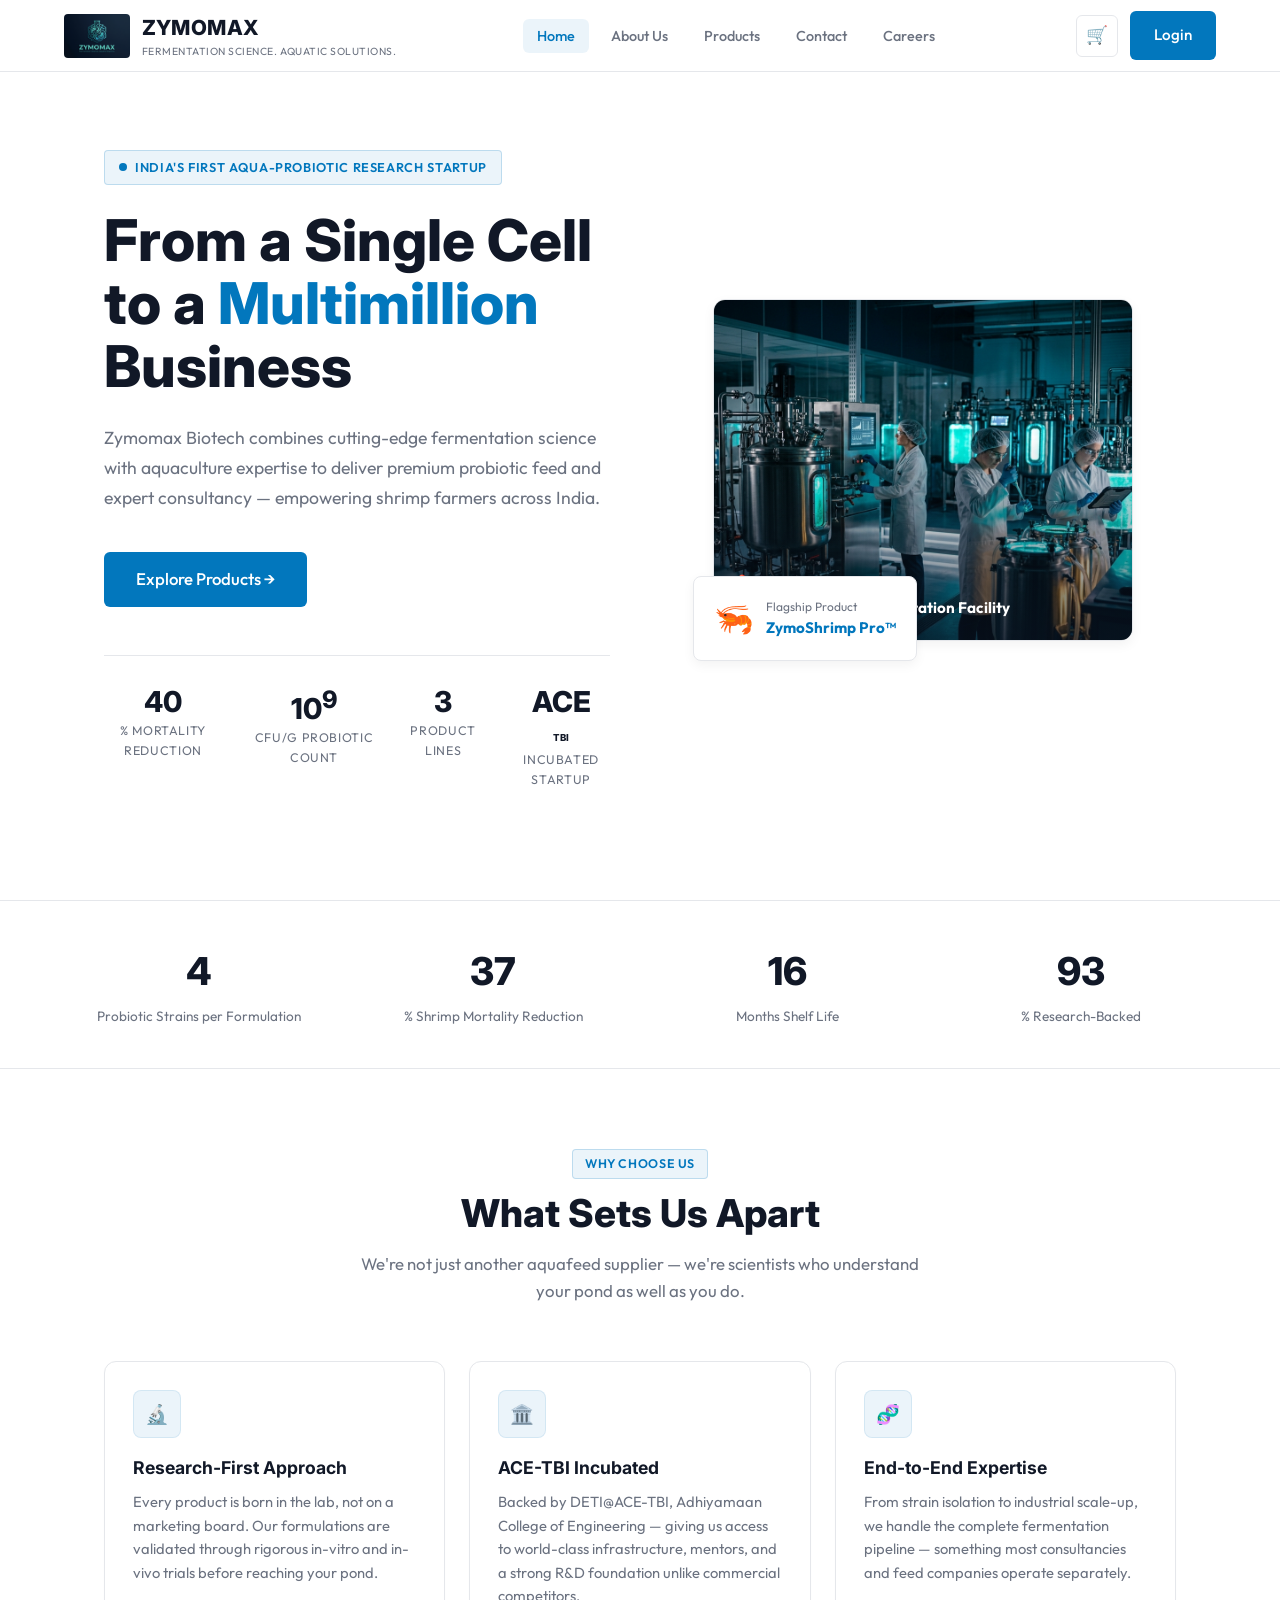
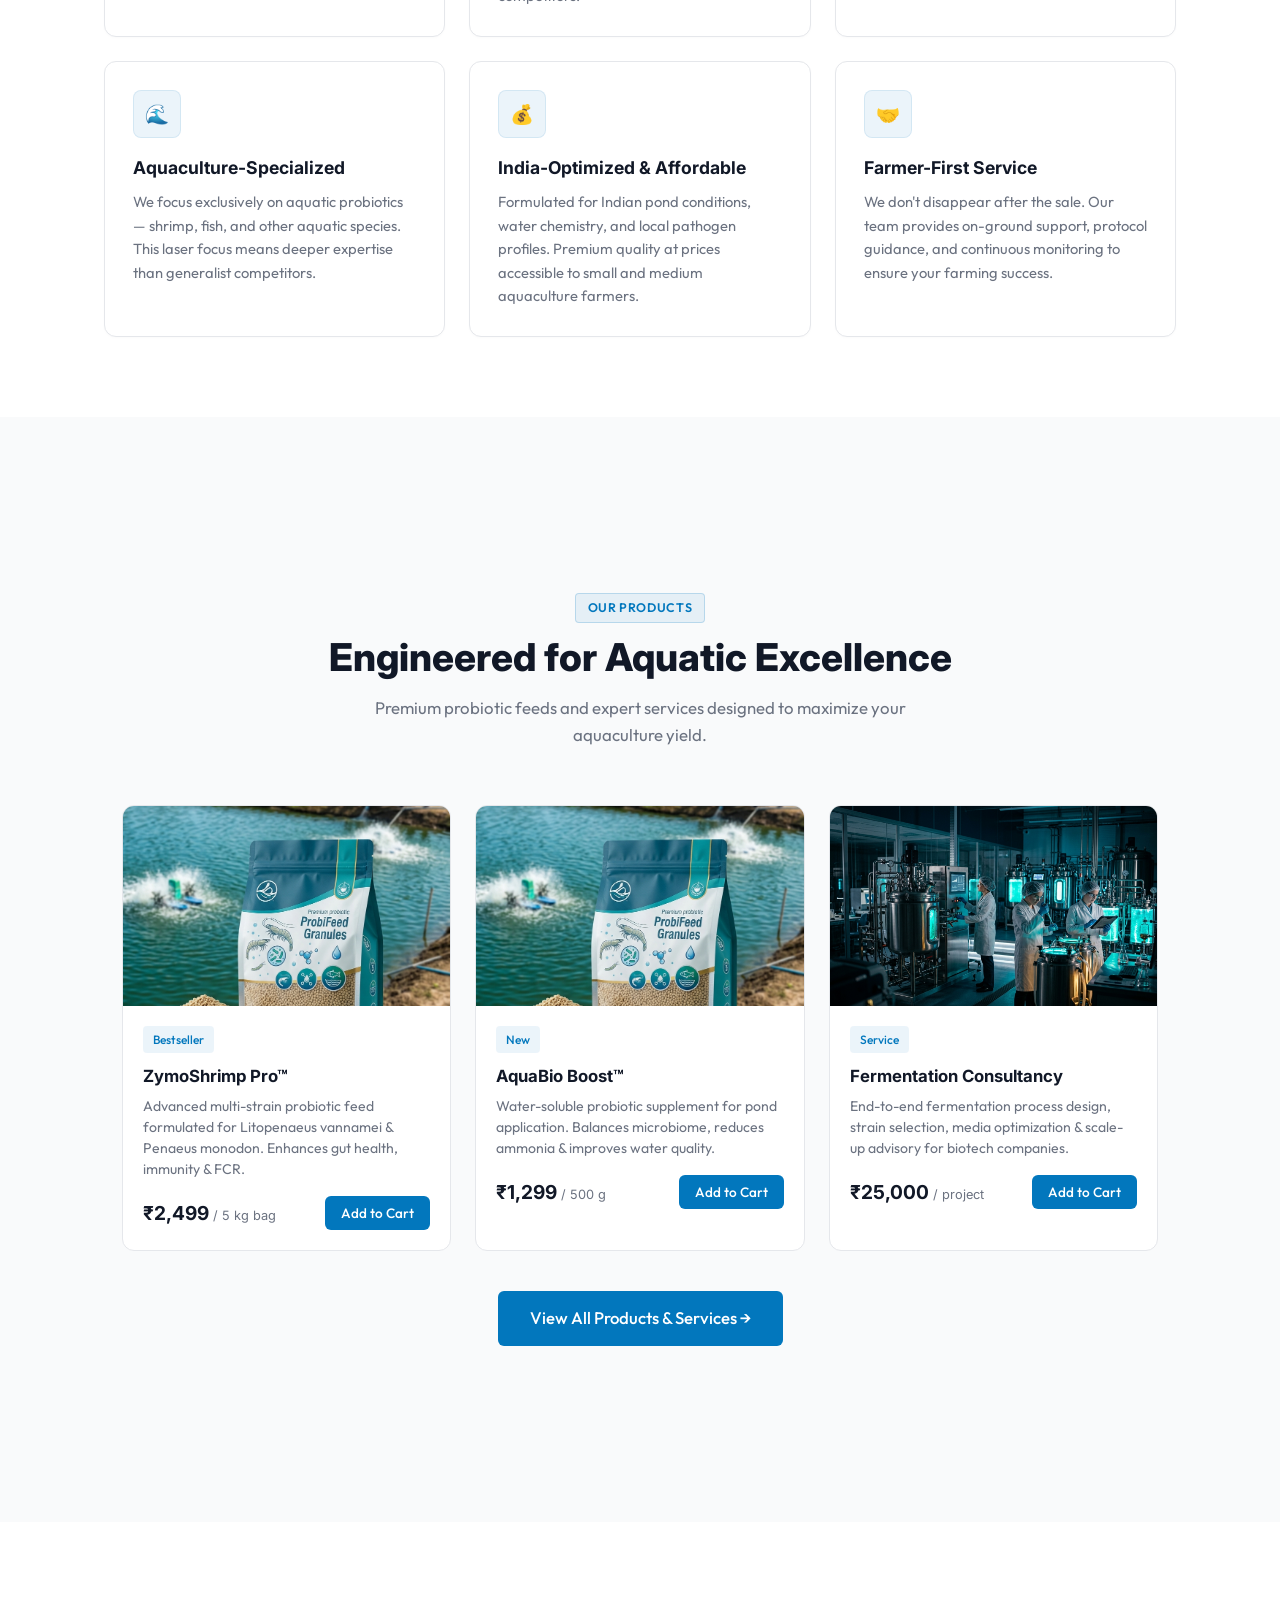
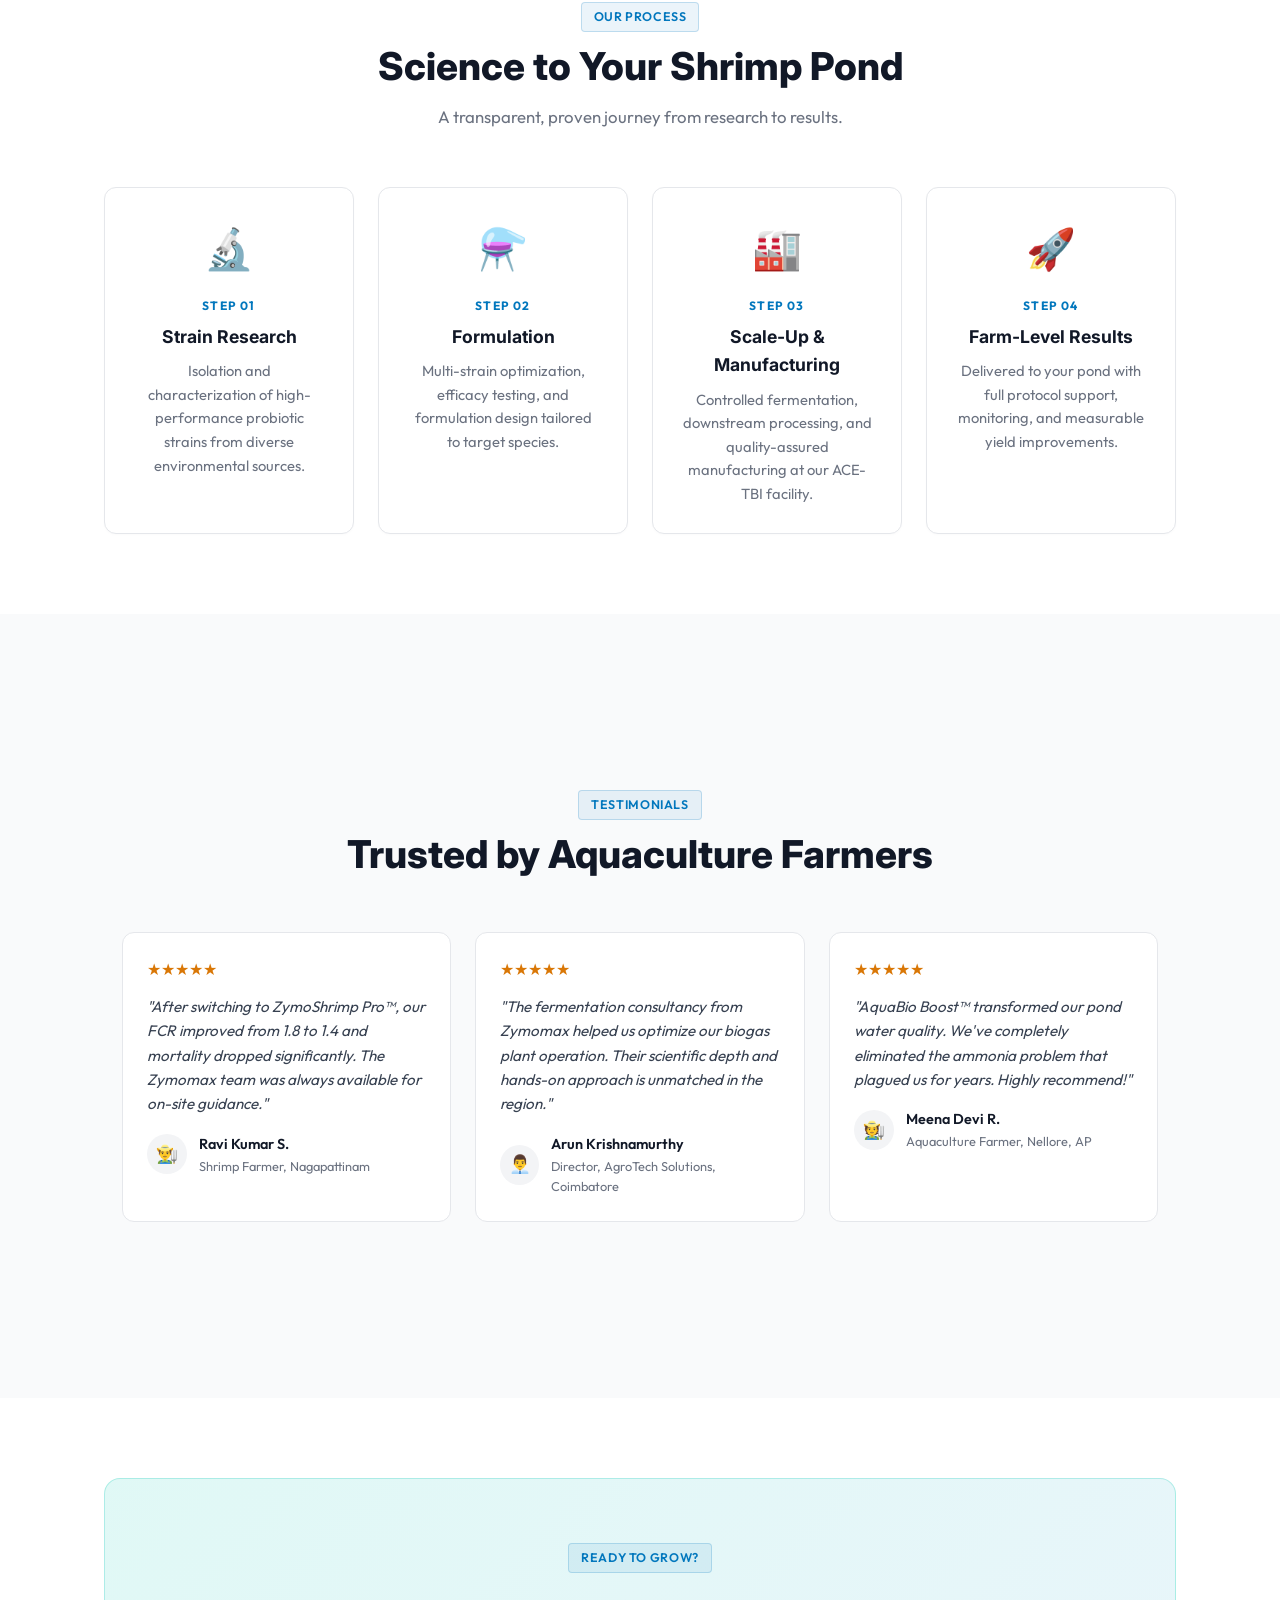
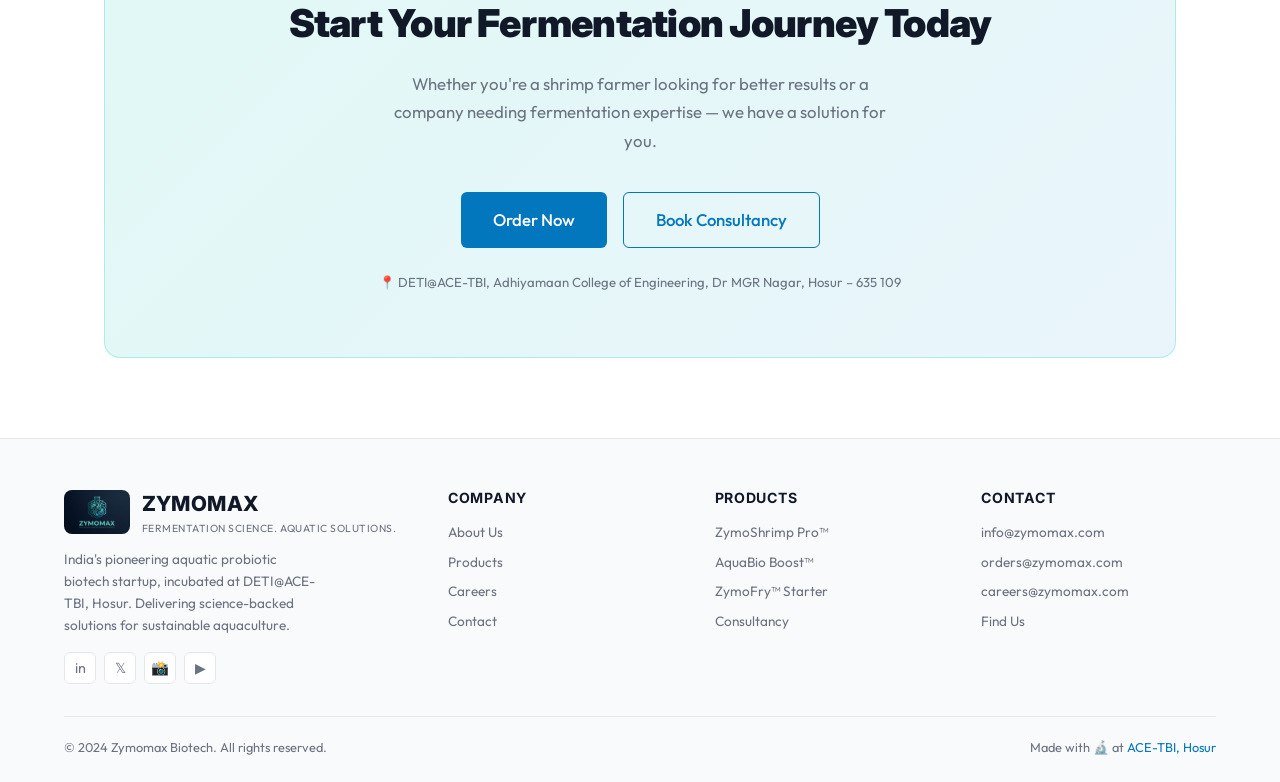
<file: index.html>
<!DOCTYPE html>
<html lang="en">
<head>
  <meta charset="UTF-8">
  <meta name="viewport" content="width=device-width, initial-scale=1.0">
  <title>Zymomax Biotech — Fermentation Science. Aquatic Solutions.</title>
  <meta name="description" content="Zymomax Biotech provides expert fermentation consultancy, scale-up services, and manufactures premium probiotic feed for aquatic animals. Located at ACE-TBI, Hosur.">
  <meta name="keywords" content="fermentation consultancy, probiotic shrimp feed, aquaculture probiotics, fermentation scale-up, Hosur biotech, ACE-TBI startup">
  <meta property="og:title" content="Zymomax Biotech — Fermentation Science. Aquatic Solutions.">
  <meta property="og:description" content="Premium probiotic aquafeed & fermentation consultancy from India's leading aquatic biotech startup.">
  <link rel="icon" href="images/logo.jpg" type="image/jpeg">
  <link rel="stylesheet" href="css/styles.css">
</head>
<body>

<!-- ============ NAVBAR ============ -->
<nav class="navbar" id="navbar">
  <a href="index.html" class="nav-logo">
    <img src="images/logo.jpg" alt="Zymomax Logo">
    <div class="nav-logo-text">
      <span class="brand">ZYMOMAX</span>
      <span class="tagline">Fermentation Science. Aquatic Solutions.</span>
    </div>
  </a>
  <ul class="nav-links" id="nav-links">
    <li><a href="index.html" class="active">Home</a></li>
    <li><a href="about.html">About Us</a></li>
    <li><a href="products.html">Products</a></li>
    <li><a href="contact.html">Contact</a></li>
    <li><a href="careers.html">Careers</a></li>
  </ul>
  <div class="nav-actions">
    <a href="cart.html" class="nav-cart-btn" id="nav-cart-btn" title="Cart">
      🛒
      <span class="cart-badge" id="cart-badge"></span>
    </a>
    <a href="login.html" class="btn btn-nav" id="nav-login-btn">Login</a>
    <a href="account.html" class="btn btn-nav" id="nav-account-btn" style="display:none">👤 Account</a>
  </div>
  <div class="hamburger" id="hamburger">
    <span></span><span></span><span></span>
  </div>
</nav>

<!-- ============ HERO ============ -->
<section class="hero" id="home">
  <div class="hero-bg"></div>
  <div class="hero-overlay"></div>
  <canvas id="particles-canvas" style="position:absolute;inset:0;width:100%;height:100%;"></canvas>

  <div class="hero-content">
    <div class="hero-text">
      <div class="hero-badge animate-fadeup">
        <span class="dot"></span>
        India's First Aqua-Probiotic Research Startup
      </div>
      <h1 class="hero-title animate-fadeup">
        From a Single Cell<br>
        to a <span class="highlight">Multimillion</span><br>
        Business
      </h1>
      <p class="hero-sub animate-fadeup">
        Zymomax Biotech combines cutting-edge fermentation science with aquaculture expertise to deliver premium probiotic feed and expert consultancy — empowering shrimp farmers across India.
      </p>
      <div class="hero-actions animate-fadeup">
        <a href="products.html" class="btn btn-primary btn-lg">Explore Products →</a>
      </div>
      <div class="hero-stats">
        <div class="stat">
          <div class="stat-num" data-count="40" id="hero-c1">0</div>
          <div class="stat-label">% Mortality Reduction</div>
        </div>
        <div class="stat">
          <div class="stat-num" id="hero-c2">10<sup>9</sup></div>
          <div class="stat-label">CFU/g Probiotic Count</div>
        </div>
        <div class="stat">
          <div class="stat-num" data-count="3" id="hero-c3">0</div>
          <div class="stat-label">Product Lines</div>
        </div>
        <div class="stat">
          <div class="stat-num" id="hero-c4">ACE<br><small style="font-size:0.6rem">TBI</small></div>
          <div class="stat-label">Incubated Startup</div>
        </div>
      </div>
    </div>

    <div class="hero-visual">
      <div class="hero-card-wrapper animate-float">
        <div class="hero-img-card">
          <img src="images/hero.jpg" alt="Zymomax Fermentation Lab">
          <div style="position:absolute;inset:0;background:linear-gradient(to top, rgba(10,22,40,0.6) 0%,transparent 60%);"></div>
          <div style="position:absolute;bottom:20px;left:20px;right:20px;color:white;">
            <div style="font-size:0.8rem;color:var(--teal);font-weight:600;margin-bottom:4px;">📍 DETI@ACE-TBI, Hosur</div>
            <div style="font-size:0.95rem;font-weight:700;">State-of-the-Art Fermentation Facility</div>
          </div>
        </div>
        <div class="hero-float-badge">
          <div class="icon">🦐</div>
          <div class="info">
            <div class="label">Flagship Product</div>
            <div class="val">ZymoShrimp Pro™</div>
          </div>
        </div>
      </div>
    </div>
  </div>
</section>

<!-- ============ STATS STRIP ============ -->
<div class="stats-strip">
  <div class="stats-grid">
    <div class="reveal">
      <div class="counter-num" data-count="5">0</div>
      <div class="counter-label">Probiotic Strains per Formulation</div>
    </div>
    <div class="reveal">
      <div class="counter-num" data-count="40">0</div>
      <div class="counter-label">% Shrimp Mortality Reduction</div>
    </div>
    <div class="reveal">
      <div class="counter-num" data-count="18">0</div>
      <div class="counter-label">Months Shelf Life</div>
    </div>
    <div class="reveal">
      <div class="counter-num" data-count="100">0</div>
      <div class="counter-label">% Research-Backed</div>
    </div>
  </div>
</div>

<!-- ============ WHY ZYMOMAX ============ -->
<section id="why-us" class="section">
  <div class="section-header">
    <div class="section-tag reveal">Why Choose Us</div>
    <h2 class="section-title reveal">What Sets Us Apart</h2>
    <p class="section-desc reveal">We're not just another aquafeed supplier — we're scientists who understand your pond as well as you do.</p>
  </div>
  <div class="why-grid">

    <div class="card reveal">
      <div class="card-icon">🔬</div>
      <h3 class="card-title">Research-First Approach</h3>
      <p class="card-desc">Every product is born in the lab, not on a marketing board. Our formulations are validated through rigorous in-vitro and in-vivo trials before reaching your pond.</p>
    </div>

    <div class="card reveal">
      <div class="card-icon">🏛️</div>
      <h3 class="card-title">ACE-TBI Incubated</h3>
      <p class="card-desc">Backed by DETI@ACE-TBI, Adhiyamaan College of Engineering — giving us access to world-class infrastructure, mentors, and a strong R&D foundation unlike commercial competitors.</p>
    </div>

    <div class="card reveal">
      <div class="card-icon">🧬</div>
      <h3 class="card-title">End-to-End Expertise</h3>
      <p class="card-desc">From strain isolation to industrial scale-up, we handle the complete fermentation pipeline — something most consultancies and feed companies operate separately.</p>
    </div>

    <div class="card reveal">
      <div class="card-icon">🌊</div>
      <h3 class="card-title">Aquaculture-Specialized</h3>
      <p class="card-desc">We focus exclusively on aquatic probiotics — shrimp, fish, and other aquatic species. This laser focus means deeper expertise than generalist competitors.</p>
    </div>

    <div class="card reveal">
      <div class="card-icon">💰</div>
      <h3 class="card-title">India-Optimized & Affordable</h3>
      <p class="card-desc">Formulated for Indian pond conditions, water chemistry, and local pathogen profiles. Premium quality at prices accessible to small and medium aquaculture farmers.</p>
    </div>

    <div class="card reveal">
      <div class="card-icon">🤝</div>
      <h3 class="card-title">Farmer-First Service</h3>
      <p class="card-desc">We don't disappear after the sale. Our team provides on-ground support, protocol guidance, and continuous monitoring to ensure your farming success.</p>
    </div>

  </div>
</section>

<!-- ============ FEATURED PRODUCTS ============ -->
<section class="section-alt" id="featured-products">
  <div class="section" style="padding-top:96px;padding-bottom:96px;">
    <div class="section-header">
      <div class="section-tag reveal">Our Products</div>
      <h2 class="section-title reveal">Engineered for Aquatic Excellence</h2>
      <p class="section-desc reveal">Premium probiotic feeds and expert services designed to maximize your aquaculture yield.</p>
    </div>
    <div class="products-grid" id="featured-products-grid"></div>
    <div style="text-align:center;margin-top:40px;" class="reveal">
      <a href="products.html" class="btn btn-primary btn-lg">View All Products & Services →</a>
    </div>
  </div>
</section>

<!-- ============ HOW IT WORKS ============ -->
<section class="section" id="how-it-works">
  <div class="section-header">
    <div class="section-tag reveal">Our Process</div>
    <h2 class="section-title reveal">Science to Your Shrimp Pond</h2>
    <p class="section-desc reveal">A transparent, proven journey from research to results.</p>
  </div>
  <div style="display:grid;grid-template-columns:repeat(auto-fit,minmax(220px,1fr));gap:24px;position:relative;">
    <div class="card reveal" style="text-align:center;">
      <div style="font-size:2.5rem;margin-bottom:16px;">🔬</div>
      <div style="font-size:0.75rem;font-weight:700;color:var(--teal);letter-spacing:0.1em;text-transform:uppercase;margin-bottom:8px;">Step 01</div>
      <h3 class="card-title" style="margin-bottom:8px;">Strain Research</h3>
      <p class="card-desc">Isolation and characterization of high-performance probiotic strains from diverse environmental sources.</p>
    </div>
    <div class="card reveal" style="text-align:center;">
      <div style="font-size:2.5rem;margin-bottom:16px;">⚗️</div>
      <div style="font-size:0.75rem;font-weight:700;color:var(--teal);letter-spacing:0.1em;text-transform:uppercase;margin-bottom:8px;">Step 02</div>
      <h3 class="card-title" style="margin-bottom:8px;">Formulation</h3>
      <p class="card-desc">Multi-strain optimization, efficacy testing, and formulation design tailored to target species.</p>
    </div>
    <div class="card reveal" style="text-align:center;">
      <div style="font-size:2.5rem;margin-bottom:16px;">🏭</div>
      <div style="font-size:0.75rem;font-weight:700;color:var(--teal);letter-spacing:0.1em;text-transform:uppercase;margin-bottom:8px;">Step 03</div>
      <h3 class="card-title" style="margin-bottom:8px;">Scale-Up & Manufacturing</h3>
      <p class="card-desc">Controlled fermentation, downstream processing, and quality-assured manufacturing at our ACE-TBI facility.</p>
    </div>
    <div class="card reveal" style="text-align:center;">
      <div style="font-size:2.5rem;margin-bottom:16px;">🚀</div>
      <div style="font-size:0.75rem;font-weight:700;color:var(--teal);letter-spacing:0.1em;text-transform:uppercase;margin-bottom:8px;">Step 04</div>
      <h3 class="card-title" style="margin-bottom:8px;">Farm-Level Results</h3>
      <p class="card-desc">Delivered to your pond with full protocol support, monitoring, and measurable yield improvements.</p>
    </div>
  </div>
</section>

<!-- ============ TESTIMONIALS ============ -->
<section class="section-alt" id="testimonials">
  <div class="section" style="padding-top:96px;padding-bottom:96px;">
    <div class="section-header">
      <div class="section-tag reveal">Testimonials</div>
      <h2 class="section-title reveal">Trusted by Aquaculture Farmers</h2>
    </div>
    <div class="testimonials-grid">
      <div class="testimonial-card reveal">
        <div class="stars">★★★★★</div>
        <p class="testimonial-text">"After switching to ZymoShrimp Pro™, our FCR improved from 1.8 to 1.4 and mortality dropped significantly. The Zymomax team was always available for on-site guidance."</p>
        <div class="testimonial-author">
          <div class="author-avatar">👨‍🌾</div>
          <div>
            <div class="author-name">Ravi Kumar S.</div>
            <div class="author-loc">Shrimp Farmer, Nagapattinam</div>
          </div>
        </div>
      </div>
      <div class="testimonial-card reveal">
        <div class="stars">★★★★★</div>
        <p class="testimonial-text">"The fermentation consultancy from Zymomax helped us optimize our biogas plant operation. Their scientific depth and hands-on approach is unmatched in the region."</p>
        <div class="testimonial-author">
          <div class="author-avatar">👨‍💼</div>
          <div>
            <div class="author-name">Arun Krishnamurthy</div>
            <div class="author-loc">Director, AgroTech Solutions, Coimbatore</div>
          </div>
        </div>
      </div>
      <div class="testimonial-card reveal">
        <div class="stars">★★★★★</div>
        <p class="testimonial-text">"AquaBio Boost™ transformed our pond water quality. We've completely eliminated the ammonia problem that plagued us for years. Highly recommend!"</p>
        <div class="testimonial-author">
          <div class="author-avatar">🧑‍🌾</div>
          <div>
            <div class="author-name">Meena Devi R.</div>
            <div class="author-loc">Aquaculture Farmer, Nellore, AP</div>
          </div>
        </div>
      </div>
    </div>
  </div>
</section>

<!-- ============ CTA BANNER ============ -->
<section class="section">
  <div style="background:linear-gradient(135deg,rgba(0,201,177,0.12) 0%,rgba(79,172,222,0.12) 100%);border:1px solid rgba(0,201,177,0.25);border-radius:var(--radius-xl);padding:64px 48px;text-align:center;" class="reveal">
    <div class="section-tag" style="margin-bottom:20px;">Ready to Grow?</div>
    <h2 style="font-family:var(--font-head);font-size:clamp(1.8rem,3vw,2.5rem);font-weight:900;letter-spacing:-0.02em;margin-bottom:16px;">Start Your Fermentation Journey Today</h2>
    <p style="color:var(--muted);font-size:1.05rem;max-width:520px;margin:0 auto 36px;line-height:1.7;">Whether you're a shrimp farmer looking for better results or a company needing fermentation expertise — we have a solution for you.</p>
    <div style="display:flex;gap:16px;justify-content:center;flex-wrap:wrap;">
      <a href="products.html" class="btn btn-primary btn-lg">Order Now</a>
      <a href="contact.html" class="btn btn-secondary btn-lg">Book Consultancy</a>
    </div>
    <p style="font-size:0.82rem;color:var(--muted);margin-top:24px;">📍 DETI@ACE-TBI, Adhiyamaan College of Engineering, Dr MGR Nagar, Hosur – 635 109</p>
  </div>
</section>

<!-- ============ FOOTER ============ -->
<footer>
  <div class="footer-grid">
    <div class="footer-brand">
      <div class="nav-logo">
        <img src="images/logo.jpg" alt="Zymomax" style="height:44px;border-radius:8px;">
        <div class="nav-logo-text">
          <span class="brand">ZYMOMAX</span>
          <span class="tagline">Fermentation Science. Aquatic Solutions.</span>
        </div>
      </div>
      <p>India's pioneering aquatic probiotic biotech startup, incubated at DETI@ACE-TBI, Hosur. Delivering science-backed solutions for sustainable aquaculture.</p>
      <div class="footer-social">
        <a href="#" class="social-btn" title="LinkedIn">in</a>
        <a href="#" class="social-btn" title="Twitter">𝕏</a>
        <a href="#" class="social-btn" title="Instagram">📸</a>
        <a href="#" class="social-btn" title="YouTube">▶</a>
      </div>
    </div>
    <div class="footer-col">
      <h4>Company</h4>
      <a href="about.html">About Us</a>
      <a href="products.html">Products</a>
      <a href="careers.html">Careers</a>
      <a href="contact.html">Contact</a>
    </div>
    <div class="footer-col">
      <h4>Products</h4>
      <a href="products.html#aquafeed">ZymoShrimp Pro™</a>
      <a href="products.html#aquafeed">AquaBio Boost™</a>
      <a href="products.html#aquafeed">ZymoFry™ Starter</a>
      <a href="products.html#consultancy">Consultancy</a>
    </div>
    <div class="footer-col">
      <h4>Contact</h4>
      <a href="mailto:info@zymomax.com">info@zymomax.com</a>
      <a href="mailto:orders@zymomax.com">orders@zymomax.com</a>
      <a href="mailto:careers@zymomax.com">careers@zymomax.com</a>
      <a href="about.html#location">Find Us</a>
    </div>
  </div>
  <div class="footer-bottom">
    <span>© 2024 Zymomax Biotech. All rights reserved.</span>
    <span>Made with 🔬 at <a href="about.html">ACE-TBI, Hosur</a></span>
  </div>
</footer>

<script src="js/products.js"></script>
<script src="js/emailjs-config.js"></script>
<script src="js/auth.js"></script>
<script src="js/cart.js"></script>
<script src="js/main.js"></script>
<script>
// Render featured products (first 3)
document.addEventListener('DOMContentLoaded', () => {
  const grid = document.getElementById('featured-products-grid');
  if (!grid || !window.PRODUCTS) return;
  const featured = PRODUCTS.slice(0, 3);
  grid.innerHTML = featured.map(p => `
    <div class="product-card reveal">
      <img src="${p.image}" alt="${p.name}" class="product-img">
      <div class="product-body">
        <span class="product-badge">${p.badge}</span>
        <h3 class="product-name">${p.name}</h3>
        <p class="product-desc">${p.desc}</p>
        <div class="product-footer">
          <div class="product-price">${formatINR(p.price)}<span> ${p.priceUnit}</span></div>
          <button class="btn btn-primary btn-sm" onclick="addToCart(PRODUCTS.find(x=>x.id==='${p.id}'))">Add to Cart</button>
        </div>
      </div>
    </div>
  `).join('');
  initScrollReveal();
});
// Counter on hero
document.addEventListener('DOMContentLoaded', () => {
  const c1 = document.getElementById('hero-c1');
  if (c1) animateCounter(c1, 40, 2500);
  const c3 = document.getElementById('hero-c3');
  if (c3) animateCounter(c3, 3, 1800);
});
</script>
</body>
</html>
</file>
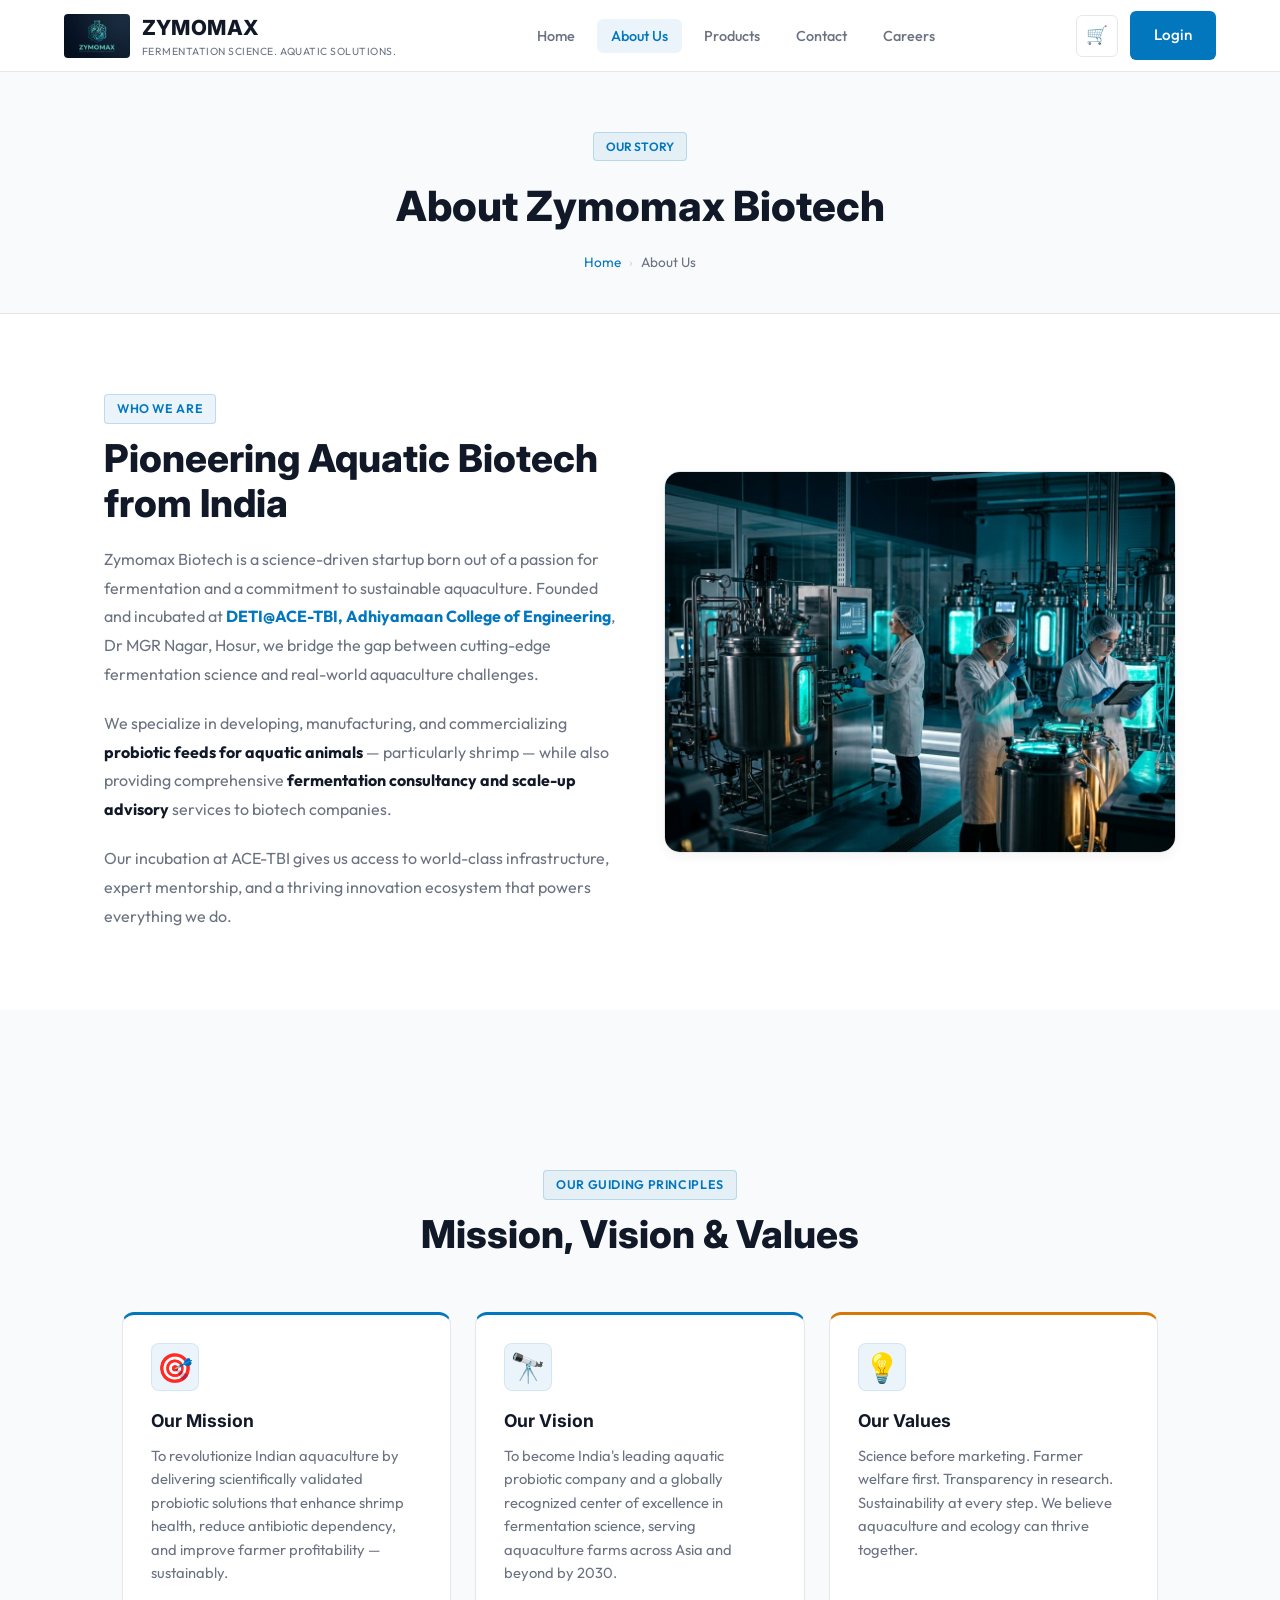
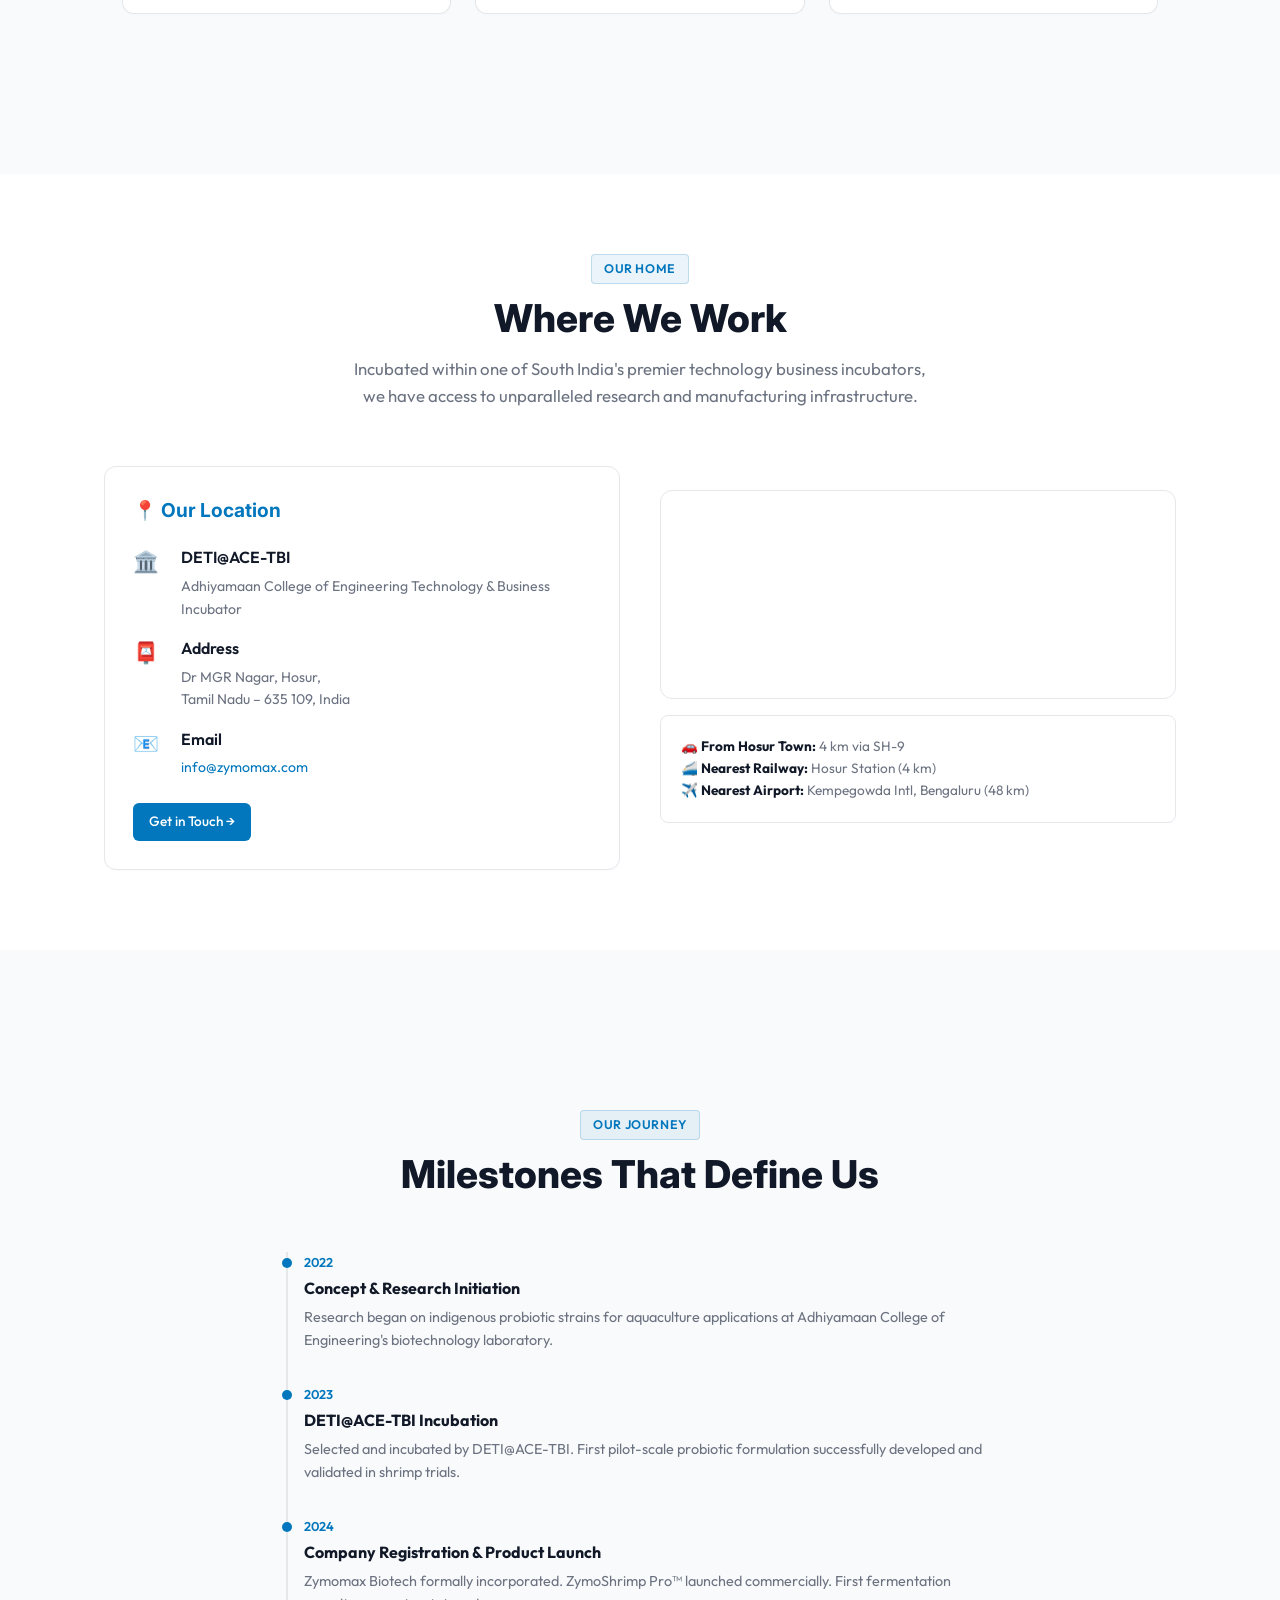
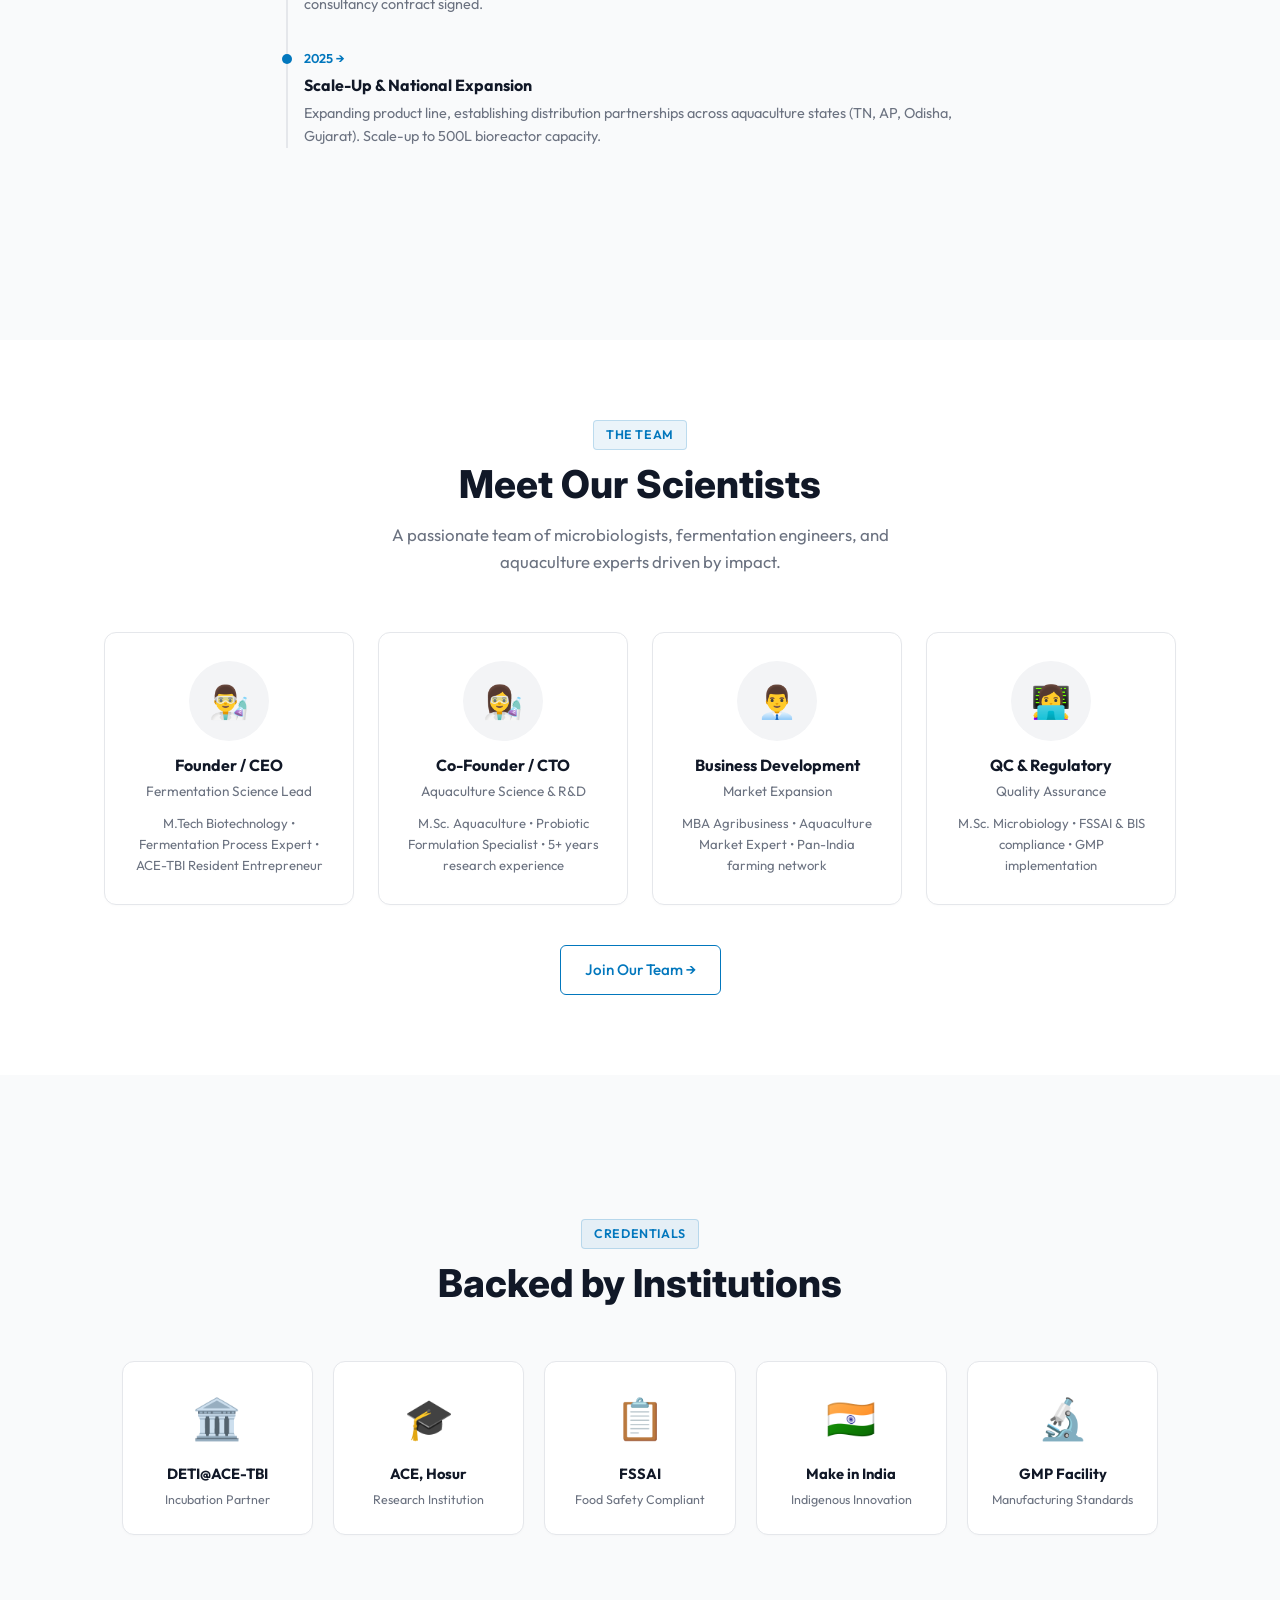
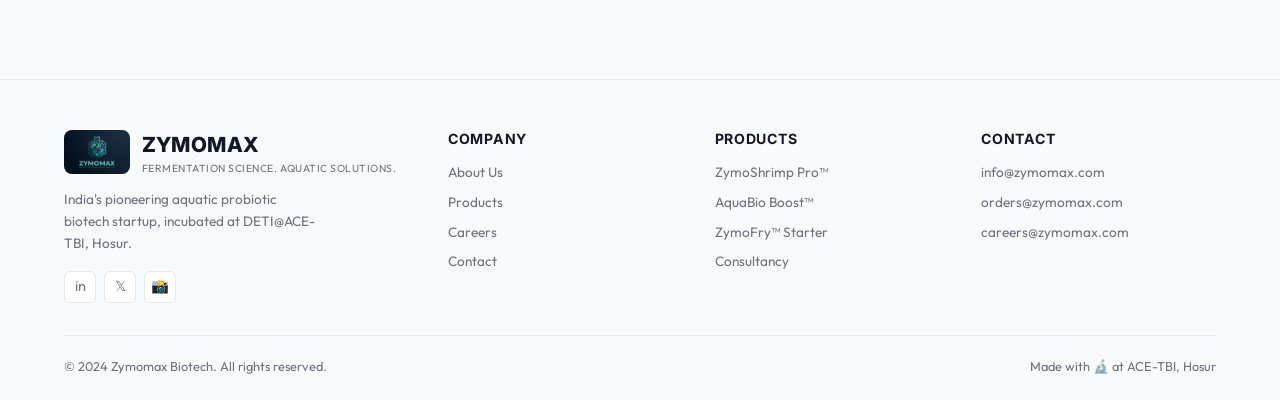
<file: about.html>
<!DOCTYPE html>
<html lang="en">
<head>
  <meta charset="UTF-8">
  <meta name="viewport" content="width=device-width, initial-scale=1.0">
  <title>About Us — Zymomax Biotech</title>
  <meta name="description" content="Learn about Zymomax Biotech — a research-driven aquatic probiotic startup incubated at DETI@ACE-TBI, Adhiyamaan College of Engineering, Hosur.">
  <link rel="icon" href="images/logo.jpg" type="image/jpeg">
  <link rel="stylesheet" href="css/styles.css">
</head>
<body>

<!-- NAVBAR -->
<nav class="navbar" id="navbar">
  <a href="index.html" class="nav-logo">
    <img src="images/logo.jpg" alt="Zymomax Logo">
    <div class="nav-logo-text">
      <span class="brand">ZYMOMAX</span>
      <span class="tagline">Fermentation Science. Aquatic Solutions.</span>
    </div>
  </a>
  <ul class="nav-links" id="nav-links">
    <li><a href="index.html">Home</a></li>
    <li><a href="about.html" class="active">About Us</a></li>
    <li><a href="products.html">Products</a></li>
    <li><a href="contact.html">Contact</a></li>
    <li><a href="careers.html">Careers</a></li>
  </ul>
  <div class="nav-actions">
    <a href="cart.html" class="nav-cart-btn" title="Cart">🛒<span class="cart-badge" id="cart-badge"></span></a>
    <a href="login.html" class="btn btn-nav" id="nav-login-btn">Login</a>
    <a href="account.html" class="btn btn-nav" id="nav-account-btn" style="display:none">👤 Account</a>
  </div>
  <div class="hamburger" id="hamburger"><span></span><span></span><span></span></div>
</nav>

<!-- PAGE HEADER -->
<div class="page-header">
  <div class="page-header-bg"></div>
  <div class="page-header-overlay"></div>
  <div class="page-header-content">
    <div class="page-header-tag">Our Story</div>
    <h1 class="page-header-title">About Zymomax Biotech</h1>
    <div class="breadcrumb"><a href="index.html">Home</a><span class="sep">›</span><span>About Us</span></div>
  </div>
</div>

<!-- MISSION & VISION -->
<section class="section" id="mission">
  <div style="display:grid;grid-template-columns:1fr 1fr;gap:48px;align-items:center;">
    <div class="reveal">
      <div class="section-tag">Who We Are</div>
      <h2 class="section-title" style="text-align:left;margin-bottom:20px;">Pioneering Aquatic Biotech from India</h2>
      <p style="color:var(--muted);line-height:1.8;margin-bottom:20px;font-size:1rem;">
        Zymomax Biotech is a science-driven startup born out of a passion for fermentation and a commitment to sustainable aquaculture. Founded and incubated at <strong style="color:var(--teal)">DETI@ACE-TBI, Adhiyamaan College of Engineering</strong>, Dr MGR Nagar, Hosur, we bridge the gap between cutting-edge fermentation science and real-world aquaculture challenges.
      </p>
      <p style="color:var(--muted);line-height:1.8;margin-bottom:20px;font-size:1rem;">
        We specialize in developing, manufacturing, and commercializing <strong style="color:var(--off-white)">probiotic feeds for aquatic animals</strong> — particularly shrimp — while also providing comprehensive <strong style="color:var(--off-white)">fermentation consultancy and scale-up advisory</strong> services to biotech companies.
      </p>
      <p style="color:var(--muted);line-height:1.8;font-size:1rem;">
        Our incubation at ACE-TBI gives us access to world-class infrastructure, expert mentorship, and a thriving innovation ecosystem that powers everything we do.
      </p>
    </div>
    <div class="reveal">
      <div style="border-radius:var(--radius-xl);overflow:hidden;border:1px solid var(--glass-border);box-shadow:var(--shadow-card);">
        <img src="images/hero.jpg" alt="Zymomax Lab" style="width:100%;height:380px;object-fit:cover;">
      </div>
    </div>
  </div>
</section>

<!-- MISSION VISION VALUES -->
<section class="section-alt">
  <div class="section" style="padding-top:80px;padding-bottom:80px;">
    <div class="section-header">
      <div class="section-tag reveal">Our Guiding Principles</div>
      <h2 class="section-title reveal">Mission, Vision & Values</h2>
    </div>
    <div style="display:grid;grid-template-columns:repeat(auto-fit,minmax(280px,1fr));gap:24px;">
      <div class="card reveal" style="border-top:3px solid var(--teal);">
        <div class="card-icon" style="font-size:1.8rem;">🎯</div>
        <h3 class="card-title">Our Mission</h3>
        <p class="card-desc">To revolutionize Indian aquaculture by delivering scientifically validated probiotic solutions that enhance shrimp health, reduce antibiotic dependency, and improve farmer profitability — sustainably.</p>
      </div>
      <div class="card reveal" style="border-top:3px solid var(--blue);">
        <div class="card-icon" style="font-size:1.8rem;">🔭</div>
        <h3 class="card-title">Our Vision</h3>
        <p class="card-desc">To become India's leading aquatic probiotic company and a globally recognized center of excellence in fermentation science, serving aquaculture farms across Asia and beyond by 2030.</p>
      </div>
      <div class="card reveal" style="border-top:3px solid var(--gold);">
        <div class="card-icon" style="font-size:1.8rem;">💡</div>
        <h3 class="card-title">Our Values</h3>
        <p class="card-desc">Science before marketing. Farmer welfare first. Transparency in research. Sustainability at every step. We believe aquaculture and ecology can thrive together.</p>
      </div>
    </div>
  </div>
</section>

<!-- LOCATION & INCUBATION -->
<section class="section" id="location">
  <div class="section-header">
    <div class="section-tag reveal">Our Home</div>
    <h2 class="section-title reveal">Where We Work</h2>
    <p class="section-desc reveal">Incubated within one of South India's premier technology business incubators, we have access to unparalleled research and manufacturing infrastructure.</p>
  </div>
  <div style="display:grid;grid-template-columns:1fr 1fr;gap:40px;align-items:start;">
    <div class="card reveal">
      <h3 style="font-family:var(--font-head);font-size:1.2rem;font-weight:700;margin-bottom:20px;color:var(--teal);">📍 Our Location</h3>
      <div style="display:flex;flex-direction:column;gap:16px;">
        <div style="display:flex;gap:16px;align-items:flex-start;">
          <span style="font-size:1.3rem;min-width:32px;">🏛️</span>
          <div>
            <div style="font-weight:600;margin-bottom:4px;">DETI@ACE-TBI</div>
            <div style="font-size:0.88rem;color:var(--muted);">Adhiyamaan College of Engineering Technology & Business Incubator</div>
          </div>
        </div>
        <div style="display:flex;gap:16px;align-items:flex-start;">
          <span style="font-size:1.3rem;min-width:32px;">📮</span>
          <div>
            <div style="font-weight:600;margin-bottom:4px;">Address</div>
            <div style="font-size:0.88rem;color:var(--muted);">Dr MGR Nagar, Hosur,<br>Tamil Nadu – 635 109, India</div>
          </div>
        </div>
        <div style="display:flex;gap:16px;align-items:flex-start;">
          <span style="font-size:1.3rem;min-width:32px;">📧</span>
          <div>
            <div style="font-weight:600;margin-bottom:4px;">Email</div>
            <div style="font-size:0.88rem;"><a href="mailto:info@zymomax.com" style="color:var(--teal);">info@zymomax.com</a></div>
          </div>
        </div>
      </div>
      <a href="contact.html" class="btn btn-primary btn-sm mt-24">Get in Touch →</a>
    </div>
    <div class="reveal">
      <div class="map-embed" style="border-radius:var(--radius-lg);overflow:hidden;border:1px solid var(--glass-border);">
        <iframe
          src="https://www.google.com/maps/embed?pb=!1m18!1m12!1m3!1d3893.785!2d77.8325!3d12.7409!2m3!1f0!2f0!3f0!3m2!1i1024!2i768!4f13.1!3m3!1m2!1s0x3bae738a22222221%3A0x0!2sAdhiyamaan+College+of+Engineering%2C+Hosur!5e0!3m2!1sen!2sin!4v1234567890"
          width="100%" height="300" style="border:0;" allowfullscreen="" loading="lazy"
          referrerpolicy="no-referrer-when-downgrade" title="Zymomax Location Map">
        </iframe>
      </div>
      <div style="background:var(--card-bg);border:1px solid var(--glass-border);border-radius:var(--radius);padding:20px;margin-top:16px;">
        <div style="font-size:0.85rem;color:var(--muted);line-height:1.6;">
          🚗 <strong style="color:var(--off-white)">From Hosur Town:</strong> 4 km via SH-9<br>
          🚄 <strong style="color:var(--off-white)">Nearest Railway:</strong> Hosur Station (4 km)<br>
          ✈️ <strong style="color:var(--off-white)">Nearest Airport:</strong> Kempegowda Intl, Bengaluru (48 km)
        </div>
      </div>
    </div>
  </div>
</section>

<!-- JOURNEY / TIMELINE -->
<section class="section-alt">
  <div class="section" style="padding-top:80px;padding-bottom:80px;">
    <div class="section-header">
      <div class="section-tag reveal">Our Journey</div>
      <h2 class="section-title reveal">Milestones That Define Us</h2>
    </div>
    <div style="max-width:720px;margin:0 auto;">
      <div class="timeline">
        <div class="timeline-item reveal">
          <div class="timeline-year">2022</div>
          <div class="timeline-title">Concept & Research Initiation</div>
          <div class="timeline-desc">Research began on indigenous probiotic strains for aquaculture applications at Adhiyamaan College of Engineering's biotechnology laboratory.</div>
        </div>
        <div class="timeline-item reveal">
          <div class="timeline-year">2023</div>
          <div class="timeline-title">DETI@ACE-TBI Incubation</div>
          <div class="timeline-desc">Selected and incubated by DETI@ACE-TBI. First pilot-scale probiotic formulation successfully developed and validated in shrimp trials.</div>
        </div>
        <div class="timeline-item reveal">
          <div class="timeline-year">2024</div>
          <div class="timeline-title">Company Registration & Product Launch</div>
          <div class="timeline-desc">Zymomax Biotech formally incorporated. ZymoShrimp Pro™ launched commercially. First fermentation consultancy contract signed.</div>
        </div>
        <div class="timeline-item reveal">
          <div class="timeline-year">2025 →</div>
          <div class="timeline-title">Scale-Up & National Expansion</div>
          <div class="timeline-desc">Expanding product line, establishing distribution partnerships across aquaculture states (TN, AP, Odisha, Gujarat). Scale-up to 500L bioreactor capacity.</div>
        </div>
      </div>
    </div>
  </div>
</section>

<!-- TEAM -->
<section class="section" id="team">
  <div class="section-header">
    <div class="section-tag reveal">The Team</div>
    <h2 class="section-title reveal">Meet Our Scientists</h2>
    <p class="section-desc reveal">A passionate team of microbiologists, fermentation engineers, and aquaculture experts driven by impact.</p>
  </div>
  <div class="team-grid">
    <div class="card team-card reveal">
      <div class="team-avatar">👨‍🔬</div>
      <div class="team-name">Founder / CEO</div>
      <div class="team-role">Fermentation Science Lead</div>
      <p class="card-desc" style="margin-top:10px;font-size:0.82rem;">M.Tech Biotechnology • Fermentation Process Expert • ACE-TBI Resident Entrepreneur</p>
    </div>
    <div class="card team-card reveal">
      <div class="team-avatar">👩‍🔬</div>
      <div class="team-name">Co-Founder / CTO</div>
      <div class="team-role">Aquaculture Science & R&D</div>
      <p class="card-desc" style="margin-top:10px;font-size:0.82rem;">M.Sc. Aquaculture • Probiotic Formulation Specialist • 5+ years research experience</p>
    </div>
    <div class="card team-card reveal">
      <div class="team-avatar">👨‍💼</div>
      <div class="team-name">Business Development</div>
      <div class="team-role">Market Expansion</div>
      <p class="card-desc" style="margin-top:10px;font-size:0.82rem;">MBA Agribusiness • Aquaculture Market Expert • Pan-India farming network</p>
    </div>
    <div class="card team-card reveal">
      <div class="team-avatar">👩‍💻</div>
      <div class="team-name">QC & Regulatory</div>
      <div class="team-role">Quality Assurance</div>
      <p class="card-desc" style="margin-top:10px;font-size:0.82rem;">M.Sc. Microbiology • FSSAI & BIS compliance • GMP implementation</p>
    </div>
  </div>
  <div style="text-align:center;margin-top:40px;" class="reveal">
    <a href="careers.html" class="btn btn-secondary">Join Our Team →</a>
  </div>
</section>

<!-- CERTIFICATIONS -->
<section class="section-alt">
  <div class="section" style="padding-top:64px;padding-bottom:64px;">
    <div class="section-header">
      <div class="section-tag reveal">Credentials</div>
      <h2 class="section-title reveal">Backed by Institutions</h2>
    </div>
    <div style="display:grid;grid-template-columns:repeat(auto-fit,minmax(180px,1fr));gap:20px;">
      <div class="card reveal" style="text-align:center;padding:24px;">
        <div style="font-size:2.5rem;margin-bottom:12px;">🏛️</div>
        <div style="font-weight:700;margin-bottom:4px;font-size:0.92rem;">DETI@ACE-TBI</div>
        <div style="font-size:0.78rem;color:var(--muted);">Incubation Partner</div>
      </div>
      <div class="card reveal" style="text-align:center;padding:24px;">
        <div style="font-size:2.5rem;margin-bottom:12px;">🎓</div>
        <div style="font-weight:700;margin-bottom:4px;font-size:0.92rem;">ACE, Hosur</div>
        <div style="font-size:0.78rem;color:var(--muted);">Research Institution</div>
      </div>
      <div class="card reveal" style="text-align:center;padding:24px;">
        <div style="font-size:2.5rem;margin-bottom:12px;">📋</div>
        <div style="font-weight:700;margin-bottom:4px;font-size:0.92rem;">FSSAI</div>
        <div style="font-size:0.78rem;color:var(--muted);">Food Safety Compliant</div>
      </div>
      <div class="card reveal" style="text-align:center;padding:24px;">
        <div style="font-size:2.5rem;margin-bottom:12px;">🇮🇳</div>
        <div style="font-weight:700;margin-bottom:4px;font-size:0.92rem;">Make in India</div>
        <div style="font-size:0.78rem;color:var(--muted);">Indigenous Innovation</div>
      </div>
      <div class="card reveal" style="text-align:center;padding:24px;">
        <div style="font-size:2.5rem;margin-bottom:12px;">🔬</div>
        <div style="font-weight:700;margin-bottom:4px;font-size:0.92rem;">GMP Facility</div>
        <div style="font-size:0.78rem;color:var(--muted);">Manufacturing Standards</div>
      </div>
    </div>
  </div>
</section>

<!-- FOOTER -->
<footer>
  <div class="footer-grid">
    <div class="footer-brand">
      <div class="nav-logo">
        <img src="images/logo.jpg" alt="Zymomax" style="height:44px;border-radius:8px;">
        <div class="nav-logo-text"><span class="brand">ZYMOMAX</span><span class="tagline">Fermentation Science. Aquatic Solutions.</span></div>
      </div>
      <p>India's pioneering aquatic probiotic biotech startup, incubated at DETI@ACE-TBI, Hosur.</p>
      <div class="footer-social">
        <a href="#" class="social-btn">in</a><a href="#" class="social-btn">𝕏</a><a href="#" class="social-btn">📸</a>
      </div>
    </div>
    <div class="footer-col"><h4>Company</h4><a href="about.html">About Us</a><a href="products.html">Products</a><a href="careers.html">Careers</a><a href="contact.html">Contact</a></div>
    <div class="footer-col"><h4>Products</h4><a href="products.html">ZymoShrimp Pro™</a><a href="products.html">AquaBio Boost™</a><a href="products.html">ZymoFry™ Starter</a><a href="products.html">Consultancy</a></div>
    <div class="footer-col"><h4>Contact</h4><a href="mailto:info@zymomax.com">info@zymomax.com</a><a href="mailto:orders@zymomax.com">orders@zymomax.com</a><a href="mailto:careers@zymomax.com">careers@zymomax.com</a></div>
  </div>
  <div class="footer-bottom">
    <span>© 2024 Zymomax Biotech. All rights reserved.</span>
    <span>Made with 🔬 at ACE-TBI, Hosur</span>
  </div>
</footer>

<script src="js/products.js"></script>
<script src="js/emailjs-config.js"></script>
<script src="js/auth.js"></script>
<script src="js/cart.js"></script>
<script src="js/main.js"></script>
</body>
</html>
</file>
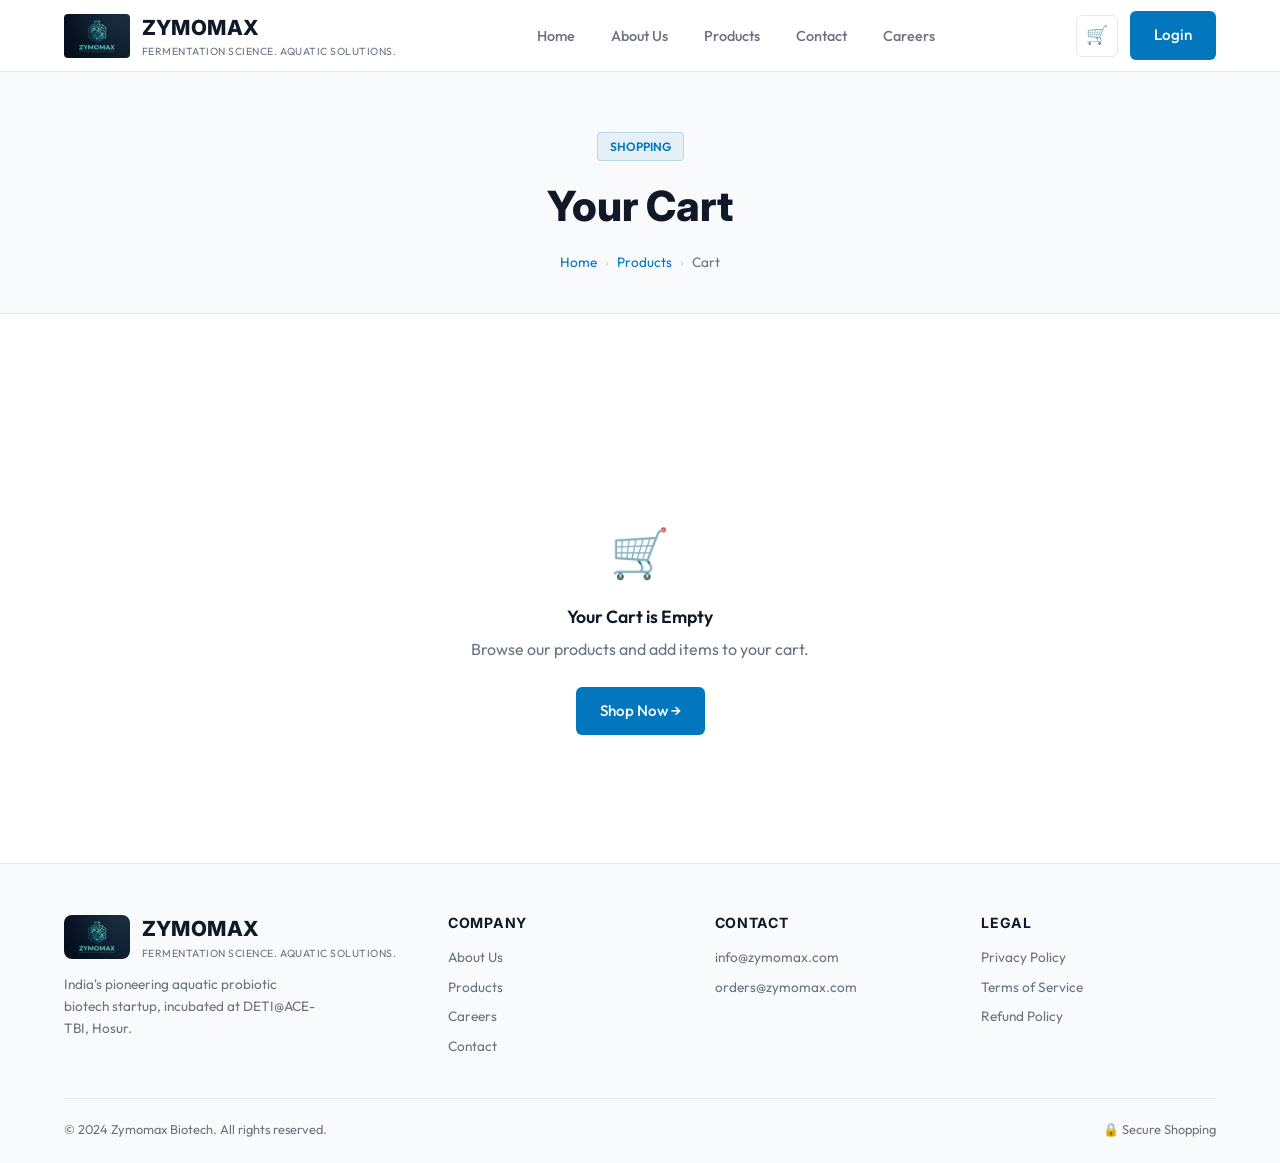
<file: cart.html>
<!DOCTYPE html>
<html lang="en">
<head>
  <meta charset="UTF-8">
  <meta name="viewport" content="width=device-width, initial-scale=1.0">
  <title>Shopping Cart — Zymomax Biotech</title>
  <meta name="description" content="Review your Zymomax cart and proceed to checkout.">
  <link rel="icon" href="images/logo.jpg" type="image/jpeg">
  <link rel="stylesheet" href="css/styles.css">
</head>
<body>

<!-- NAVBAR -->
<nav class="navbar" id="navbar">
  <a href="index.html" class="nav-logo">
    <img src="images/logo.jpg" alt="Zymomax Logo">
    <div class="nav-logo-text"><span class="brand">ZYMOMAX</span><span class="tagline">Fermentation Science. Aquatic Solutions.</span></div>
  </a>
  <ul class="nav-links" id="nav-links">
    <li><a href="index.html">Home</a></li>
    <li><a href="about.html">About Us</a></li>
    <li><a href="products.html">Products</a></li>
    <li><a href="contact.html">Contact</a></li>
    <li><a href="careers.html">Careers</a></li>
  </ul>
  <div class="nav-actions">
    <a href="cart.html" class="nav-cart-btn" title="Cart">🛒<span class="cart-badge show" id="cart-badge"></span></a>
    <a href="login.html" class="btn btn-nav" id="nav-login-btn">Login</a>
    <a href="account.html" class="btn btn-nav" id="nav-account-btn" style="display:none">👤 Account</a>
  </div>
  <div class="hamburger" id="hamburger"><span></span><span></span><span></span></div>
</nav>

<!-- PAGE HEADER -->
<div class="page-header">
  <div class="page-header-bg"></div>
  <div class="page-header-overlay"></div>
  <div class="page-header-content">
    <div class="page-header-tag">Shopping</div>
    <h1 class="page-header-title">Your Cart</h1>
    <div class="breadcrumb"><a href="index.html">Home</a><span class="sep">›</span><a href="products.html">Products</a><span class="sep">›</span><span>Cart</span></div>
  </div>
</div>

<section class="section page-main">

  <!-- Empty State -->
  <div id="cart-empty" style="display:none;" class="empty-state">
    <div class="empty-icon">🛒</div>
    <h3>Your Cart is Empty</h3>
    <p>Browse our products and add items to your cart.</p>
    <a href="products.html" class="btn btn-primary mt-24">Shop Now →</a>
  </div>

  <!-- Cart Main -->
  <div id="cart-main">
    <div style="display:grid;grid-template-columns:1.5fr 1fr;gap:32px;align-items:start;">
      <!-- Cart Items -->
      <div>
        <div style="display:flex;align-items:center;justify-content:space-between;margin-bottom:20px;">
          <h2 style="font-family:var(--font-head);font-size:1.2rem;font-weight:700;">Cart Items <span id="summary-items" style="color:var(--muted);font-weight:400;font-size:0.9rem;"></span></h2>
          <button class="btn btn-ghost btn-sm" onclick="if(confirm('Clear all items?')){clearCart();renderCart();}">Clear All</button>
        </div>
        <table class="cart-table">
          <thead>
            <tr>
              <th style="text-align:left;">Product</th>
              <th>Price</th>
              <th>Qty</th>
              <th>Total</th>
              <th></th>
            </tr>
          </thead>
          <tbody id="cart-items"></tbody>
        </table>
        <div style="margin-top:20px;">
          <a href="products.html" class="btn btn-ghost btn-sm">← Continue Shopping</a>
        </div>
      </div>

      <!-- Order Summary -->
      <div class="sticky-top">
        <div class="order-summary">
          <h3 class="order-summary-title">Order Summary</h3>
          <div class="summary-row">
            <span>Subtotal</span>
            <span id="summary-subtotal">—</span>
          </div>
          <div class="summary-row">
            <span>GST (18%)</span>
            <span id="summary-gst">—</span>
          </div>
          <div class="summary-row">
            <span>Shipping</span>
            <span id="summary-shipping">—</span>
          </div>
          <div class="summary-row total">
            <span>Total</span>
            <span class="price" id="summary-total">—</span>
          </div>
          <div class="divider"></div>
          <p style="font-size:0.8rem;color:var(--muted);margin-bottom:16px;">🚀 Free shipping on orders above ₹5,000</p>
          <a href="checkout.html" class="btn btn-primary btn-full btn-lg">Proceed to Checkout →</a>
          <div style="display:flex;align-items:center;justify-content:center;gap:8px;margin-top:16px;font-size:0.78rem;color:var(--muted);">
            <span>🔒</span> Secure & Encrypted Checkout
          </div>
        </div>

        <!-- Trust Badges -->
        <div class="card" style="margin-top:16px;padding:20px;">
          <div style="display:flex;flex-direction:column;gap:12px;">
            <div style="display:flex;gap:10px;align-items:center;font-size:0.85rem;"><span>✅</span> <span>100% Quality Guaranteed</span></div>
            <div style="display:flex;gap:10px;align-items:center;font-size:0.85rem;"><span>🔬</span> <span>Research-Validated Products</span></div>
            <div style="display:flex;gap:10px;align-items:center;font-size:0.85rem;"><span>📦</span> <span>Secure Packaging & Cold Chain</span></div>
            <div style="display:flex;gap:10px;align-items:center;font-size:0.85rem;"><span>↩️</span> <span>Easy Returns & Support</span></div>
          </div>
        </div>
      </div>
    </div>
  </div>
</section>

<footer>
  <div class="footer-grid">
    <div class="footer-brand">
      <div class="nav-logo"><img src="images/logo.jpg" alt="Zymomax" style="height:44px;border-radius:8px;"><div class="nav-logo-text"><span class="brand">ZYMOMAX</span><span class="tagline">Fermentation Science. Aquatic Solutions.</span></div></div>
      <p>India's pioneering aquatic probiotic biotech startup, incubated at DETI@ACE-TBI, Hosur.</p>
    </div>
    <div class="footer-col"><h4>Company</h4><a href="about.html">About Us</a><a href="products.html">Products</a><a href="careers.html">Careers</a><a href="contact.html">Contact</a></div>
    <div class="footer-col"><h4>Contact</h4><a href="mailto:info@zymomax.com">info@zymomax.com</a><a href="mailto:orders@zymomax.com">orders@zymomax.com</a></div>
    <div class="footer-col"><h4>Legal</h4><a href="#">Privacy Policy</a><a href="#">Terms of Service</a><a href="#">Refund Policy</a></div>
  </div>
  <div class="footer-bottom"><span>© 2024 Zymomax Biotech. All rights reserved.</span><span>🔒 Secure Shopping</span></div>
</footer>

<script src="js/products.js"></script>
<script src="js/emailjs-config.js"></script>
<script src="js/auth.js"></script>
<script src="js/cart.js"></script>
<script src="js/main.js"></script>
</body>
</html>
</file>
<file: css/styles.css>
/* =====================================================
   ZYMOMAX BIOTECH — Design System (Clean Light Theme)
   ===================================================== */

/* Google Fonts */
@import url('https://fonts.googleapis.com/css2?family=Inter:wght@300;400;500;600;700;800;900&family=Outfit:wght@300;400;500;600;700;800&display=swap');

/* ---- CSS Custom Properties ---- */
:root {
  --navy:       #ffffff;
  --navy-mid:   #f9fafb;
  --navy-light: #f3f4f6;
  --teal:       #0277bd; /* Swapped to a professional blue/teal */
  --teal-dark:  #01579b;
  --teal-glow:  rgba(2, 119, 189, 0.08);
  --blue:       #0277bd;
  --blue-dark:  #01579b;
  --gold:       #d97706;
  --white:      #ffffff;
  --off-white:  #111827; /* Dark text */
  --muted:      #6b7280; /* Gray text */
  --card-bg:    #ffffff;
  --glass-bg:   #ffffff;
  --glass-border: #e5e7eb;
  --gradient-hero: #ffffff;
  --gradient-teal: #0277bd;
  --gradient-gold: #d97706;
  --shadow-teal: none;
  --shadow-card: 0 4px 12px rgba(0,0,0,0.05);
  --radius:     8px;
  --radius-lg:  12px;
  --radius-xl:  16px;
  --transition: all 0.2s ease-in-out;
  --font-main:  'Outfit', sans-serif;
  --font-head:  'Inter', sans-serif;
}

/* ---- Reset ---- */
*, *::before, *::after { box-sizing: border-box; margin: 0; padding: 0; }
html { scroll-behavior: smooth; font-size: 16px; }
body {
  font-family: var(--font-main);
  background: var(--navy);
  color: var(--off-white);
  line-height: 1.6;
  overflow-x: hidden;
}
img { max-width: 100%; display: block; }
a { color: inherit; text-decoration: none; }
button { cursor: pointer; font-family: var(--font-main); }
input, textarea, select { font-family: var(--font-main); }
ul { list-style: none; }

/* ---- Scrollbar ---- */
::-webkit-scrollbar { width: 6px; }
::-webkit-scrollbar-track { background: #f3f4f6; }
::-webkit-scrollbar-thumb { background: #d1d5db; border-radius: 3px; }

/* =====================================================
   NAVIGATION
   ===================================================== */
.navbar {
  position: fixed;
  top: 0; left: 0; right: 0;
  z-index: 1000;
  display: flex;
  align-items: center;
  justify-content: space-between;
  padding: 0 5%;
  height: 72px;
  background: rgba(255,255,255,0.95);
  border-bottom: 1px solid var(--glass-border);
  transition: var(--transition);
}
.navbar.scrolled {
  background: #ffffff;
  box-shadow: 0 2px 10px rgba(0,0,0,0.05);
}
.nav-logo {
  display: flex;
  align-items: center;
  gap: 12px;
}
.nav-logo img {
  height: 44px;
  width: auto;
  border-radius: 4px;
}
.nav-logo-text {
  display: flex;
  flex-direction: column;
}
.nav-logo-text .brand { font-family: var(--font-head); font-size: 1.3rem; font-weight: 800; color: #111827; letter-spacing: 0.02em; }
.nav-logo-text .tagline { font-size: 0.65rem; color: var(--muted); letter-spacing: 0.05em; text-transform: uppercase; }
.nav-links {
  display: flex;
  align-items: center;
  gap: 8px;
}
.nav-links a {
  padding: 8px 14px;
  border-radius: 6px;
  font-size: 0.9rem;
  font-weight: 500;
  color: var(--muted);
  transition: var(--transition);
}
.nav-links a:hover, .nav-links a.active {
  color: var(--teal);
  background: var(--teal-glow);
}
.nav-actions {
  display: flex;
  align-items: center;
  gap: 12px;
}
.nav-cart-btn {
  position: relative;
  width: 42px; height: 42px;
  display: flex; align-items: center; justify-content: center;
  border-radius: 6px;
  background: var(--glass-bg);
  border: 1px solid var(--glass-border);
  color: var(--off-white);
  font-size: 1.1rem;
  transition: var(--transition);
}
.nav-cart-btn:hover { background: var(--teal-glow); border-color: var(--teal); color: var(--teal); }
.cart-badge {
  position: absolute;
  top: -6px; right: -6px;
  background: var(--teal);
  color: var(--white);
  font-size: 0.65rem;
  font-weight: 800;
  width: 18px; height: 18px;
  border-radius: 50%;
  display: none; align-items: center; justify-content: center;
}
.cart-badge.show { display: flex; }
.btn-nav {
  padding: 9px 20px;
  border-radius: 6px;
  font-size: 0.9rem;
  font-weight: 600;
  background: var(--teal);
  color: var(--white);
  border: none;
  transition: var(--transition);
  white-space: nowrap;
}
.btn-nav:hover { background: var(--teal-dark); }
.hamburger { display: none; flex-direction: column; gap: 5px; cursor: pointer; padding: 4px; }
.hamburger span { display: block; width: 24px; height: 2px; background: var(--off-white); border-radius: 2px; transition: var(--transition); }

/* =====================================================
   HERO
   ===================================================== */
.hero {
  min-height: 100vh;
  display: flex;
  align-items: center;
  position: relative;
  overflow: hidden;
  background: var(--white);
}
.hero-bg {
  display: none; /* Removed fancy background image */
}
.hero-overlay {
  display: none;
}
#particles-canvas {
  display: none; /* Removed fancy particles */
}
.hero-content {
  position: relative;
  z-index: 2;
  max-width: 1200px;
  margin: 0 auto;
  padding: 120px 5% 80px;
  display: grid;
  grid-template-columns: 1fr 1fr;
  align-items: center;
  gap: 60px;
  width: 100%;
}
.hero-badge {
  display: inline-flex;
  align-items: center;
  gap: 8px;
  padding: 6px 14px;
  border-radius: 4px;
  background: var(--teal-glow);
  border: 1px solid rgba(2, 119, 189, 0.2);
  font-size: 0.8rem;
  font-weight: 600;
  color: var(--teal);
  letter-spacing: 0.05em;
  text-transform: uppercase;
  margin-bottom: 24px;
  width: fit-content;
}
.hero-badge .dot { width: 8px; height: 8px; border-radius: 50%; background: var(--teal); }
.hero-title {
  font-family: var(--font-head);
  font-size: clamp(2.2rem, 4.5vw, 3.8rem);
  font-weight: 800;
  line-height: 1.1;
  margin-bottom: 24px;
  color: #111827;
}
.hero-title .highlight { color: var(--teal); }
.hero-sub {
  font-size: 1.1rem;
  color: var(--muted);
  line-height: 1.7;
  margin-bottom: 40px;
  max-width: 520px;
}
.hero-actions { display: flex; gap: 16px; flex-wrap: wrap; }
.hero-stats {
  display: flex;
  gap: 32px;
  margin-top: 48px;
  padding-top: 32px;
  border-top: 1px solid var(--glass-border);
}
.stat { text-align: center; }
.stat-num { font-family: var(--font-head); font-size: 1.8rem; font-weight: 800; color: #111827; line-height: 1; }
.stat-label { font-size: 0.78rem; color: var(--muted); margin-top: 4px; text-transform: uppercase; letter-spacing: 0.05em; }
.hero-visual {
  display: flex;
  justify-content: center;
  align-items: center;
}
.hero-card-wrapper {
  position: relative;
  width: 100%;
  max-width: 420px;
}
.hero-img-card {
  border-radius: var(--radius-lg);
  overflow: hidden;
  border: 1px solid var(--glass-border);
  box-shadow: var(--shadow-card);
  position: relative;
}
.hero-img-card img { width: 100%; height: 340px; object-fit: cover; }
.hero-float-badge {
  position: absolute;
  bottom: -20px; left: -20px;
  background: var(--white);
  border: 1px solid var(--glass-border);
  border-radius: var(--radius);
  padding: 16px 20px;
  display: flex;
  align-items: center;
  gap: 12px;
  box-shadow: var(--shadow-card);
}
.hero-float-badge .icon { font-size: 2rem; }
.hero-float-badge .info .label { font-size: 0.75rem; color: var(--muted); }
.hero-float-badge .info .val { font-weight: 700; font-size: 0.95rem; color: var(--teal); }

/* =====================================================
   BUTTONS
   ===================================================== */
.btn {
  display: inline-flex;
  align-items: center;
  gap: 8px;
  padding: 12px 24px;
  border-radius: 6px;
  font-size: 0.95rem;
  font-weight: 500;
  border: none;
  transition: var(--transition);
  cursor: pointer;
  text-decoration: none;
  white-space: nowrap;
}
.btn-primary {
  background: var(--teal);
  color: var(--white);
}
.btn-primary:hover { background: var(--teal-dark); }
.btn-secondary {
  background: transparent;
  color: var(--teal);
  border: 1.5px solid var(--teal);
}
.btn-secondary:hover { background: var(--teal-glow); }
.btn-gold {
  background: var(--gold);
  color: var(--white);
}
.btn-gold:hover { background: #b45309; }
.btn-ghost {
  background: #f3f4f6;
  color: var(--off-white);
  border: 1px solid var(--glass-border);
}
.btn-ghost:hover { background: #e5e7eb; }
.btn-danger { background: #fef2f2; color: #dc2626; border: 1px solid #fecaca; }
.btn-danger:hover { background: #fee2e2; }
.btn-sm { padding: 8px 16px; font-size: 0.85rem; }
.btn-lg { padding: 14px 32px; font-size: 1.05rem; }
.btn-full { width: 100%; justify-content: center; }

/* =====================================================
   SECTIONS
   ===================================================== */
.section {
  padding: 80px 5%;
  max-width: 1200px;
  margin: 0 auto;
}
.section-alt {
  background: var(--navy-mid);
  padding: 80px 5%;
}
.section-alt .section { padding-top: 0; padding-bottom: 0; }
.section-header { text-align: center; margin-bottom: 56px; }
.section-tag {
  display: inline-block;
  padding: 4px 12px;
  border-radius: 4px;
  background: var(--teal-glow);
  border: 1px solid rgba(2, 119, 189, 0.2);
  font-size: 0.78rem;
  font-weight: 600;
  color: var(--teal);
  letter-spacing: 0.05em;
  text-transform: uppercase;
  margin-bottom: 12px;
}
.section-title {
  font-family: var(--font-head);
  font-size: clamp(1.8rem, 3.5vw, 2.4rem);
  font-weight: 800;
  line-height: 1.15;
  margin-bottom: 16px;
  color: #111827;
}
.section-desc {
  font-size: 1.05rem;
  color: var(--muted);
  max-width: 580px;
  margin: 0 auto;
  line-height: 1.6;
}

/* =====================================================
   CARDS
   ===================================================== */
.card {
  background: var(--card-bg);
  border: 1px solid var(--glass-border);
  border-radius: var(--radius-lg);
  padding: 28px;
  transition: var(--transition);
  box-shadow: 0 1px 3px rgba(0,0,0,0.02);
}
.card:hover {
  border-color: #cbd5e1;
  box-shadow: var(--shadow-card);
}
.card-icon {
  width: 48px; height: 48px;
  border-radius: 8px;
  background: var(--teal-glow);
  border: 1px solid rgba(2, 119, 189, 0.1);
  display: flex; align-items: center; justify-content: center;
  font-size: 1.2rem;
  margin-bottom: 16px;
}
.card-title { font-family: var(--font-head); font-size: 1.1rem; font-weight: 700; margin-bottom: 8px; color: #111827; }
.card-desc { color: var(--muted); font-size: 0.92rem; line-height: 1.6; }

/* =====================================================
   WHY US GRID
   ===================================================== */
.why-grid {
  display: grid;
  grid-template-columns: repeat(auto-fit, minmax(280px, 1fr));
  gap: 24px;
}

/* =====================================================
   PRODUCT CARDS
   ===================================================== */
.products-grid {
  display: grid;
  grid-template-columns: repeat(auto-fill, minmax(280px, 1fr));
  gap: 24px;
}
.product-card {
  background: var(--card-bg);
  border: 1px solid var(--glass-border);
  border-radius: var(--radius-lg);
  overflow: hidden;
  transition: var(--transition);
}
.product-card:hover { box-shadow: var(--shadow-card); border-color: #cbd5e1; }
.product-img { width: 100%; height: 200px; object-fit: cover; background: #f8fafc; }
.product-body { padding: 20px; }
.product-badge { display: inline-block; padding: 4px 10px; border-radius: 4px; font-size: 0.75rem; font-weight: 500; background: var(--teal-glow); color: var(--teal); margin-bottom: 10px; }
.product-name { font-family: var(--font-head); font-size: 1.05rem; font-weight: 700; margin-bottom: 6px; color: #111827; }
.product-desc { font-size: 0.88rem; color: var(--muted); line-height: 1.5; margin-bottom: 16px; }
.product-footer { display: flex; align-items: center; justify-content: space-between; }
.product-price { font-family: var(--font-head); font-size: 1.2rem; font-weight: 700; color: #111827; }
.product-price span { font-size: 0.8rem; font-weight: 400; color: var(--muted); }

/* =====================================================
   FORM ELEMENTS
   ===================================================== */
.form-group { margin-bottom: 20px; }
.form-label { display: block; font-size: 0.88rem; font-weight: 500; color: #374151; margin-bottom: 6px; }
.form-label span { color: #dc2626; }
.form-input, .form-select, .form-textarea {
  width: 100%;
  padding: 10px 14px;
  border-radius: 6px;
  background: #ffffff;
  border: 1px solid var(--glass-border);
  color: var(--off-white);
  font-size: 0.95rem;
  transition: var(--transition);
  outline: none;
}
.form-input:focus, .form-select:focus, .form-textarea:focus {
  border-color: var(--teal);
  box-shadow: 0 0 0 2px var(--teal-glow);
}
.form-input::placeholder, .form-textarea::placeholder { color: #9ca3af; }
.form-textarea { resize: vertical; min-height: 100px; }
.form-select option { background: #ffffff; color: var(--off-white); }
.form-row { display: grid; grid-template-columns: 1fr 1fr; gap: 16px; }
.form-error { font-size: 0.8rem; color: #dc2626; margin-top: 4px; display: none; }
.form-error.show { display: block; }

/* =====================================================
   CART
   ===================================================== */
.cart-table { width: 100%; border-collapse: separate; border-spacing: 0 8px; }
.cart-table th { font-size: 0.8rem; text-transform: uppercase; letter-spacing: 0.05em; color: var(--muted); font-weight: 600; padding: 0 16px 8px; text-align: left; }
.cart-row { background: var(--card-bg); border: 1px solid var(--glass-border); border-radius: var(--radius); }
.cart-row td { padding: 12px 16px; vertical-align: middle; border-bottom: 1px solid var(--glass-border); }
.cart-row td:first-child { border-left: 1px solid var(--glass-border); border-radius: var(--radius) 0 0 var(--radius); border-bottom: 1px solid var(--glass-border); }
.cart-row td:last-child { border-right: 1px solid var(--glass-border); border-radius: 0 var(--radius) var(--radius) 0; border-bottom: 1px solid var(--glass-border); }
.cart-product { display: flex; align-items: center; gap: 16px; }
.cart-product img { width: 60px; height: 60px; object-fit: cover; border-radius: 6px; }
.cart-product-name { font-weight: 600; margin-bottom: 2px; color: #111827; }
.cart-product-sub { font-size: 0.82rem; color: var(--muted); }
.qty-ctrl { display: flex; align-items: center; gap: 8px; }
.qty-btn { width: 28px; height: 28px; border-radius: 4px; background: #f3f4f6; border: 1px solid var(--glass-border); color: #374151; display: flex; align-items: center; justify-content: center; transition: var(--transition); }
.qty-btn:hover { background: #e5e7eb; }
.qty-val { font-weight: 600; width: 24px; text-align: center; }
.order-summary { background: var(--card-bg); border: 1px solid var(--glass-border); border-radius: var(--radius-lg); padding: 24px; }
.order-summary-title { font-family: var(--font-head); font-size: 1.05rem; font-weight: 700; margin-bottom: 16px; color: #111827; }
.summary-row { display: flex; justify-content: space-between; align-items: center; padding: 8px 0; font-size: 0.92rem; color: var(--muted); }
.summary-row.total { border-top: 1px solid var(--glass-border); padding-top: 12px; font-size: 1.05rem; font-weight: 700; color: #111827; }
.summary-row.total .price { color: var(--teal); font-size: 1.15rem; }

/* =====================================================
   PAGE HEADER (inner pages)
   ===================================================== */
.page-header {
  padding: 60px 0 40px;
  margin-top: 72px;
  background: var(--navy-mid);
  border-bottom: 1px solid var(--glass-border);
}
.page-header-bg { display: none; }
.page-header-overlay { display: none; }
.page-header-content { padding: 0 5%; max-width: 1200px; margin: 0 auto; width: 100%; text-align: center; }
.page-header-tag { display: inline-block; padding: 4px 12px; border-radius: 4px; background: var(--teal-glow); border: 1px solid rgba(2, 119, 189, 0.2); font-size: 0.75rem; font-weight: 600; color: var(--teal); text-transform: uppercase; margin-bottom: 12px; }
.page-header-title { font-family: var(--font-head); font-size: clamp(1.8rem, 4vw, 2.6rem); font-weight: 800; color: #111827; }
.breadcrumb { display: flex; align-items: center; justify-content: center; gap: 8px; font-size: 0.85rem; color: var(--muted); margin-top: 12px; }
.breadcrumb a { color: var(--teal); }
.breadcrumb .sep { color: #d1d5db; }

/* =====================================================
   TEAM / ABOUT
   ===================================================== */
.team-grid { display: grid; grid-template-columns: repeat(auto-fill, minmax(200px, 1fr)); gap: 24px; }
.team-card { text-align: center; }
.team-avatar { width: 80px; height: 80px; border-radius: 50%; margin: 0 auto 12px; background: #f3f4f6; display: flex; align-items: center; justify-content: center; font-size: 2rem; }
.team-name { font-weight: 700; margin-bottom: 2px; color: #111827; }
.team-role { font-size: 0.85rem; color: var(--muted); }
.timeline { position: relative; padding-left: 24px; }
.timeline::before { content: ''; position: absolute; left: 6px; top: 0; bottom: 0; width: 2px; background: #e5e7eb; }
.timeline-item { position: relative; margin-bottom: 32px; }
.timeline-item::before { content: ''; position: absolute; left: -22px; top: 6px; width: 10px; height: 10px; border-radius: 50%; background: var(--teal); }
.timeline-year { font-size: 0.8rem; font-weight: 600; color: var(--teal); margin-bottom: 4px; }
.timeline-title { font-weight: 700; margin-bottom: 4px; color: #111827; }
.timeline-desc { font-size: 0.9rem; color: var(--muted); }

/* =====================================================
   STATS COUNTER
   ===================================================== */
.stats-strip {
  background: #ffffff;
  border-top: 1px solid var(--glass-border);
  border-bottom: 1px solid var(--glass-border);
  padding: 40px 5%;
}
.stats-grid { max-width: 1200px; margin: 0 auto; display: grid; grid-template-columns: repeat(4, 1fr); gap: 24px; text-align: center; }
.counter-num { font-family: var(--font-head); font-size: 2.4rem; font-weight: 800; color: #111827; }
.counter-label { font-size: 0.85rem; color: var(--muted); margin-top: 4px; }

/* =====================================================
   TESTIMONIALS
   ===================================================== */
.testimonials-grid { display: grid; grid-template-columns: repeat(auto-fit, minmax(280px, 1fr)); gap: 24px; }
.testimonial-card { background: var(--card-bg); border: 1px solid var(--glass-border); border-radius: var(--radius-lg); padding: 24px; }
.stars { color: var(--gold); font-size: 1rem; margin-bottom: 12px; }
.testimonial-text { font-size: 0.95rem; color: #374151; line-height: 1.6; font-style: italic; margin-bottom: 16px; }
.testimonial-author { display: flex; align-items: center; gap: 12px; }
.author-avatar { width: 40px; height: 40px; border-radius: 50%; background: #f3f4f6; display: flex; align-items: center; justify-content: center; font-size: 1.1rem; }
.author-name { font-weight: 600; font-size: 0.9rem; color: #111827; }
.author-loc { font-size: 0.8rem; color: var(--muted); }

/* =====================================================
   CONTACT
   ===================================================== */
.contact-grid { display: grid; grid-template-columns: 1fr 1.5fr; gap: 40px; align-items: start; }
.contact-info-card { background: var(--card-bg); border: 1px solid var(--glass-border); border-radius: var(--radius-lg); padding: 28px; }
.contact-info-item { display: flex; align-items: flex-start; gap: 12px; margin-bottom: 24px; }
.contact-info-item:last-child { margin-bottom: 0; }
.contact-info-icon { width: 40px; height: 40px; border-radius: 8px; background: var(--teal-glow); display: flex; align-items: center; justify-content: center; font-size: 1.1rem; flex-shrink: 0; }
.contact-info-label { font-size: 0.75rem; color: var(--muted); font-weight: 600; text-transform: uppercase; margin-bottom: 2px; }
.contact-info-value { font-size: 0.92rem; color: #111827; }
.contact-info-value a { color: var(--teal); }
.map-embed { border-radius: var(--radius); overflow: hidden; margin-top: 24px; border: 1px solid var(--glass-border); }
.map-embed iframe { width: 100%; height: 200px; border: none; }
.contact-form-card { background: var(--card-bg); border: 1px solid var(--glass-border); border-radius: var(--radius-lg); padding: 32px; }

/* =====================================================
   CAREERS
   ===================================================== */
.vacancy-banner { background: #fffbeb; border: 1px solid #fde68a; border-radius: var(--radius-lg); padding: 32px; text-align: center; margin-bottom: 40px; }
.vacancy-icon { font-size: 2.5rem; margin-bottom: 12px; }
.vacancy-title { font-family: var(--font-head); font-size: 1.3rem; font-weight: 700; margin-bottom: 8px; color: #92400e; }
.vacancy-sub { color: #b45309; }
.perks-grid { display: grid; grid-template-columns: repeat(auto-fit, minmax(200px, 1fr)); gap: 16px; margin-bottom: 40px; }

/* =====================================================
   AUTH (Login/Register)
   ===================================================== */
.auth-page { min-height: 100vh; display: flex; align-items: center; justify-content: center; padding: 100px 5% 60px; background: var(--navy-mid); }
.auth-card { background: var(--card-bg); border: 1px solid var(--glass-border); border-radius: var(--radius-xl); padding: 40px; max-width: 440px; width: 100%; box-shadow: var(--shadow-card); }
.auth-logo { display: flex; justify-content: center; margin-bottom: 24px; }
.auth-logo img { height: 48px; width: auto; }
.auth-title { font-family: var(--font-head); font-size: 1.4rem; font-weight: 700; text-align: center; margin-bottom: 6px; color: #111827; }
.auth-sub { text-align: center; color: var(--muted); font-size: 0.88rem; margin-bottom: 24px; }
.auth-tab { display: flex; background: #f3f4f6; border-radius: 6px; padding: 4px; margin-bottom: 24px; }
.auth-tab-btn { flex: 1; padding: 8px; border-radius: 4px; font-size: 0.85rem; font-weight: 500; background: none; border: none; color: var(--muted); transition: var(--transition); }
.auth-tab-btn.active { background: #ffffff; color: #111827; box-shadow: 0 1px 3px rgba(0,0,0,0.1); }
.auth-footer { text-align: center; margin-top: 20px; font-size: 0.85rem; color: var(--muted); }
.auth-footer a { color: var(--teal); font-weight: 500; }

/* =====================================================
   ACCOUNT PAGE
   ===================================================== */
.account-layout { display: grid; grid-template-columns: 240px 1fr; gap: 24px; align-items: start; }
.account-sidebar { background: var(--card-bg); border: 1px solid var(--glass-border); border-radius: var(--radius-lg); overflow: hidden; }
.account-user-header { padding: 24px 20px; border-bottom: 1px solid var(--glass-border); text-align: center; }
.account-avatar { width: 64px; height: 64px; border-radius: 50%; background: #f3f4f6; display: flex; align-items: center; justify-content: center; font-size: 1.5rem; margin: 0 auto 10px; }
.account-name { font-weight: 600; font-size: 0.95rem; color: #111827; }
.account-email { font-size: 0.8rem; color: var(--muted); margin-top: 2px; word-break: break-all; }
.account-nav a { display: flex; align-items: center; gap: 10px; padding: 12px 20px; font-size: 0.88rem; color: var(--muted); transition: var(--transition); border-left: 3px solid transparent; }
.account-nav a:hover, .account-nav a.active { color: var(--teal); background: var(--teal-glow); border-left-color: var(--teal); }
.account-main { display: flex; flex-direction: column; gap: 20px; }
.account-section-card { background: var(--card-bg); border: 1px solid var(--glass-border); border-radius: var(--radius-lg); padding: 24px; }
.order-card { border: 1px solid var(--glass-border); border-radius: var(--radius); padding: 16px; margin-bottom: 12px; }
.order-header { display: flex; align-items: center; justify-content: space-between; margin-bottom: 12px; }
.order-id { font-family: monospace; font-size: 0.8rem; color: var(--muted); }
.order-status { padding: 3px 10px; border-radius: 100px; font-size: 0.75rem; font-weight: 500; }
.status-processing { background: #fffbeb; color: #b45309; border: 1px solid #fde68a; }
.status-confirmed { background: #f0fdf4; color: #15803d; border: 1px solid #bbf7d0; }

/* =====================================================
   FOOTER
   ===================================================== */
footer {
  background: var(--navy-mid);
  border-top: 1px solid var(--glass-border);
  padding: 48px 5% 24px;
}
.footer-grid { max-width: 1200px; margin: 0 auto; display: grid; grid-template-columns: 1.5fr 1fr 1fr 1fr; gap: 32px; margin-bottom: 32px; }
.footer-brand .nav-logo { margin-bottom: 12px; }
.footer-brand p { font-size: 0.85rem; color: var(--muted); line-height: 1.6; max-width: 260px; }
.footer-social { display: flex; gap: 8px; margin-top: 16px; }
.social-btn { width: 32px; height: 32px; border-radius: 6px; background: #ffffff; border: 1px solid var(--glass-border); display: flex; align-items: center; justify-content: center; font-size: 0.9rem; color: var(--muted); transition: var(--transition); }
.social-btn:hover { background: #f3f4f6; color: #111827; }
.footer-col h4 { font-family: var(--font-head); font-weight: 700; font-size: 0.88rem; color: #111827; margin-bottom: 12px; text-transform: uppercase; letter-spacing: 0.05em; }
.footer-col a { display: block; font-size: 0.85rem; color: var(--muted); margin-bottom: 8px; transition: var(--transition); }
.footer-col a:hover { color: var(--teal); }
.footer-bottom { max-width: 1200px; margin: 0 auto; display: flex; align-items: center; justify-content: space-between; border-top: 1px solid var(--glass-border); padding-top: 20px; font-size: 0.8rem; color: var(--muted); }
.footer-bottom a { color: var(--teal); }

/* =====================================================
   TOAST NOTIFICATIONS
   ===================================================== */
.toast-container { position: fixed; bottom: 20px; right: 20px; z-index: 9999; display: flex; flex-direction: column; gap: 10px; }
.toast { background: var(--card-bg); border: 1px solid var(--glass-border); border-radius: 8px; padding: 12px 16px; display: flex; align-items: center; gap: 12px; min-width: 260px; max-width: 320px; box-shadow: var(--shadow-card); animation: slideInToast 0.3s ease; }
.toast-success { border-left: 3px solid #10b981; }
.toast-error { border-left: 3px solid #ef4444; }
.toast-info { border-left: 3px solid #3b82f6; }
.toast-icon { font-size: 1.1rem; }
.toast-msg { font-size: 0.88rem; flex: 1; color: #111827; }
.toast-close { background: none; border: none; color: var(--muted); cursor: pointer; font-size: 1rem; padding: 2px; }
@keyframes slideInToast { from { transform: translateX(110%); opacity: 0; } to { transform: translateX(0); opacity: 1; } }
@keyframes fadeOutToast { from { opacity: 1; } to { opacity: 0; transform: translateX(110%); } }

/* =====================================================
   ANIMATIONS
   ===================================================== */
@keyframes fadeInUp { from { opacity: 0; transform: translateY(20px); } to { opacity: 1; transform: translateY(0); } }
.animate-fadeup { animation: fadeInUp 0.5s ease forwards; }
.reveal { opacity: 0; transform: translateY(20px); transition: opacity 0.5s ease, transform 0.5s ease; }
.reveal.visible { opacity: 1; transform: translateY(0); }

/* =====================================================
   MODAL
   ===================================================== */
.modal-overlay { position: fixed; inset: 0; background: rgba(0,0,0,0.5); z-index: 2000; display: none; align-items: center; justify-content: center; padding: 16px; }
.modal-overlay.open { display: flex; }
.modal { background: #ffffff; border: 1px solid var(--glass-border); border-radius: var(--radius-xl); padding: 32px; max-width: 480px; width: 100%; position: relative; animation: fadeInUp 0.2s ease; box-shadow: 0 10px 25px rgba(0,0,0,0.1); }
.modal-close { position: absolute; top: 16px; right: 16px; width: 32px; height: 32px; border-radius: 50%; background: #f3f4f6; border: none; color: var(--muted); display: flex; align-items: center; justify-content: center; cursor: pointer; transition: var(--transition); }
.modal-close:hover { background: #e5e7eb; color: #111827; }
.modal-title { font-family: var(--font-head); font-size: 1.2rem; font-weight: 700; margin-bottom: 20px; color: #111827; }

/* =====================================================
   LOADING SPINNER
   ===================================================== */
.spinner { width: 18px; height: 18px; border: 2px solid #e5e7eb; border-top-color: var(--teal); border-radius: 50%; animation: spin 0.6s linear infinite; }
@keyframes spin { to { transform: rotate(360deg); } }

/* =====================================================
   RESPONSIVE
   ===================================================== */
@media (max-width: 1024px) {
  .footer-grid { grid-template-columns: 1fr 1fr; }
  .contact-grid { grid-template-columns: 1fr; }
  .account-layout { grid-template-columns: 1fr; }
  .account-sidebar { display: flex; overflow-x: auto; }
  .account-user-header { min-width: 160px; }
  .account-nav { display: flex; border-left: none; border-top: 1px solid var(--glass-border); }
  .account-nav a { white-space: nowrap; border-left: none; border-bottom: 3px solid transparent; }
  .account-nav a.active { border-left: none; border-bottom-color: var(--teal); }
}
@media (max-width: 768px) {
  .navbar { padding: 0 4%; }
  .nav-links { display: none; position: absolute; top: 72px; left: 0; right: 0; flex-direction: column; background: #ffffff; padding: 16px 5%; border-bottom: 1px solid var(--glass-border); gap: 4px; box-shadow: 0 4px 6px rgba(0,0,0,0.05); }
  .nav-links.open { display: flex; }
  .hamburger { display: flex; }
  .hamburger span { background: #111827; }
  .hero-content { grid-template-columns: 1fr; padding-top: 100px; text-align: center; }
  .hero-visual { display: none; }
  .hero-actions { justify-content: center; }
  .hero-stats { justify-content: center; flex-wrap: wrap; }
  .stats-grid { grid-template-columns: 1fr 1fr; }
  .form-row { grid-template-columns: 1fr; }
  .footer-grid { grid-template-columns: 1fr 1fr; }
  .footer-bottom { flex-direction: column; gap: 8px; text-align: center; }
  .cart-table { display: block; overflow-x: auto; }
}
@media (max-width: 480px) {
  .footer-grid { grid-template-columns: 1fr; }
  .auth-card { padding: 24px 20px; }
  .section { padding: 48px 4%; }
}

/* =====================================================
   CHECKOUT STEPS
   ===================================================== */
.checkout-steps { display: flex; align-items: center; justify-content: center; gap: 0; margin-bottom: 40px; }
.step { display: flex; align-items: center; gap: 6px; }
.step-circle { width: 32px; height: 32px; border-radius: 50%; display: flex; align-items: center; justify-content: center; font-size: 0.8rem; font-weight: 600; border: 1px solid #d1d5db; color: var(--muted); background: #f9fafb; transition: var(--transition); }
.step.active .step-circle { background: var(--teal); border-color: var(--teal); color: var(--white); }
.step.done .step-circle { background: var(--teal-glow); border-color: var(--teal); color: var(--teal); }
.step-label { font-size: 0.8rem; color: var(--muted); font-weight: 500; }
.step.active .step-label { color: #111827; font-weight: 600; }
.step-line { flex: 1; height: 1px; background: #e5e7eb; margin: 0 8px; max-width: 60px; }
.step-line.done { background: var(--teal); }
.checkout-grid { display: grid; grid-template-columns: 1.5fr 1fr; gap: 24px; align-items: start; }
@media (max-width: 768px) { .checkout-grid { grid-template-columns: 1fr; } }

/* =====================================================
   MISC UTILS
   ===================================================== */
.text-teal { color: var(--teal); }
.text-gold { color: var(--gold); }
.text-muted { color: var(--muted); }
.text-center { text-align: center; }
.text-right { text-align: right; }
.fw-700 { font-weight: 700; }
.fw-800 { font-weight: 800; }
.mb-8 { margin-bottom: 8px; }
.mb-16 { margin-bottom: 16px; }
.mb-24 { margin-bottom: 24px; }
.mb-32 { margin-bottom: 32px; }
.mt-16 { margin-top: 16px; }
.mt-24 { margin-top: 24px; }
.mt-32 { margin-top: 32px; }
.flex { display: flex; }
.flex-center { display: flex; align-items: center; justify-content: center; }
.gap-12 { gap: 12px; }
.gap-16 { gap: 16px; }
.divider { height: 1px; background: var(--glass-border); margin: 20px 0; }
.badge-teal { display: inline-block; padding: 2px 8px; border-radius: 4px; font-size: 0.75rem; font-weight: 500; background: var(--teal-glow); color: var(--teal); }
.badge-gold { display: inline-block; padding: 2px 8px; border-radius: 4px; font-size: 0.75rem; font-weight: 500; background: #fef3c7; color: #b45309; }
.page-main { margin-top: 72px; }
.empty-state { text-align: center; padding: 48px 16px; color: var(--muted); }
.empty-state .empty-icon { font-size: 3rem; margin-bottom: 12px; }
.empty-state h3 { font-size: 1.1rem; font-weight: 600; color: #111827; margin-bottom: 6px; }
.sticky-top { position: sticky; top: 88px; }
.tab-content { display: none; }
.tab-content.active { display: block; }
</file>
